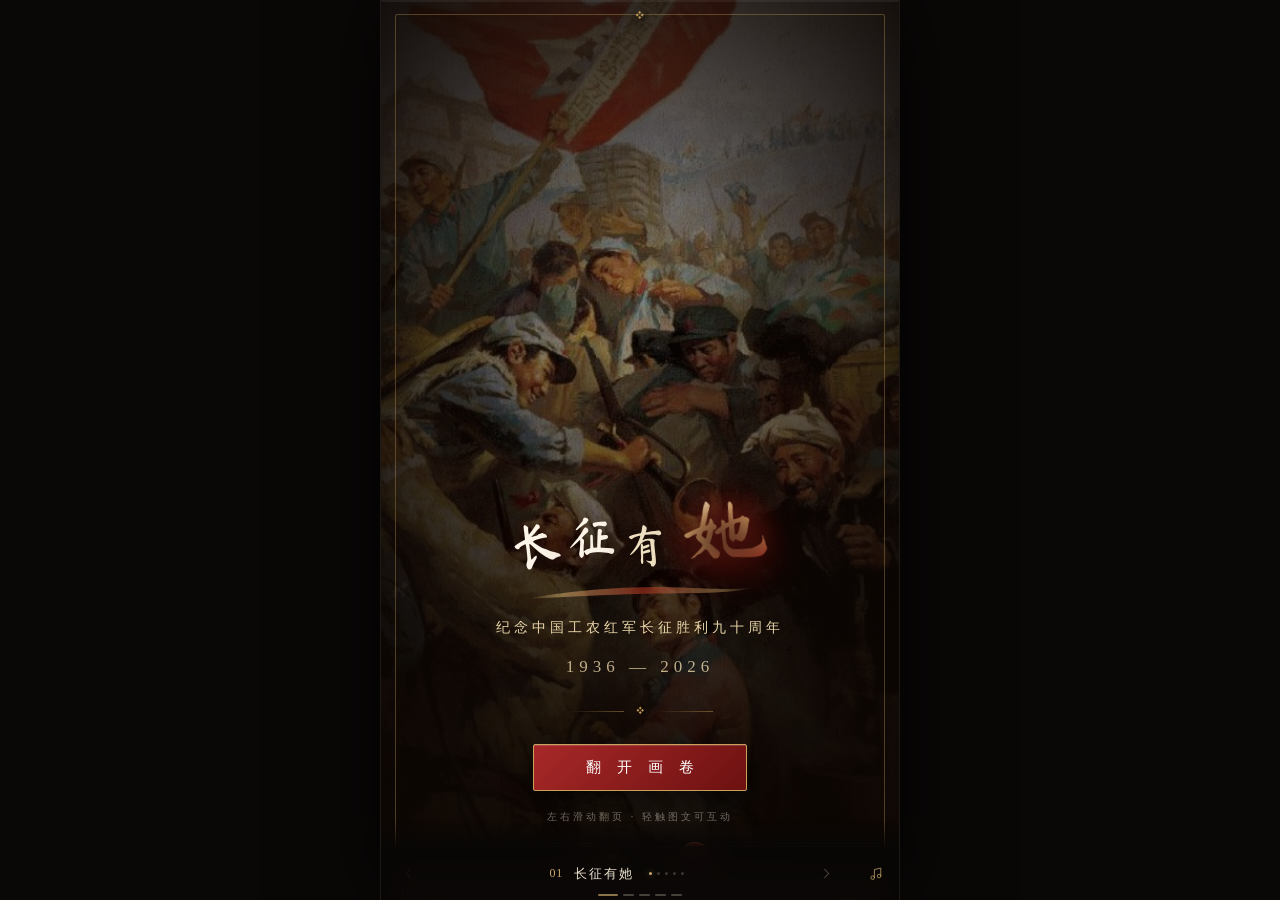
<file: index.html>
<!DOCTYPE html>
<html lang="zh-CN">
<head>
<meta charset="utf-8">
<meta name="viewport" content="width=device-width,initial-scale=1,viewport-fit=cover">
<meta name="theme-color" content="#0a0807">
<link rel="icon" href="data:image/svg+xml,%3Csvg xmlns='http://www.w3.org/2000/svg' viewBox='0 0 32 32'%3E%3Crect width='32' height='32' fill='%230a0807'/%3E%3Cpath d='M16 6l2.6 6.2 6.7.5-5.1 4.4 1.6 6.6L16 20.4l-5.4 3.3 1.6-6.6-5.1-4.4 6.7-.5z' fill='%23c9a86a'/%3E%3C/svg%3E">
<title>她们的长征 · 纪念中国工农红军长征胜利九十周年</title>
<style>
  :root{
    --bg:#0a0807;
    --paper:#e9dfcd;
    --dim:rgba(233,223,205,.62);
    --dim2:rgba(233,223,205,.34);
    --gold:#c9a86a;
    --gold-l:#e6cf9d;
    --red:#b3352a;
    --line:rgba(233,223,205,.13);
    --serif:"Songti SC","STSong","Noto Serif SC","Source Han Serif SC","SimSun",serif;
    --sans:"PingFang SC","Hiragino Sans GB","Microsoft YaHei",sans-serif;
    --bar:54px;
  }
  *{box-sizing:border-box;-webkit-tap-highlight-color:transparent;}
  html,body{margin:0;padding:0;background:var(--bg);}
  body{
    font-family:var(--serif);color:var(--paper);
    overflow:hidden;height:100vh;height:100dvh;
    -webkit-font-smoothing:antialiased;
  }
  button{font-family:inherit;color:inherit;background:none;border:none;cursor:pointer;padding:0;}

  /* ================= 外壳 ================= */
  #app{
    position:fixed;inset:0;display:flex;flex-direction:column;
    background:var(--bg);
  }
  @media (min-width:640px){
    #app{
      max-width:520px;margin:0 auto;
      border-left:1px solid rgba(233,223,205,.08);
      border-right:1px solid rgba(233,223,205,.08);
      box-shadow:0 0 80px rgba(0,0,0,.9);
    }
  }

  /* 章节舞台 */
  #stage{position:relative;flex:1;overflow:hidden;background:var(--bg);}
  #stage iframe{
    position:absolute;inset:0;width:100%;height:100%;border:0;
    background:var(--bg);opacity:0;pointer-events:none;
    transition:opacity .62s ease;
  }
  #stage iframe.on{opacity:1;pointer-events:auto;}

  /* ================= 底部：继续前行（点击） ================= */
  #nextHint{
    position:absolute;right:13px;bottom:calc(70px + env(safe-area-inset-bottom,0px));
    z-index:62;width:38px;height:38px;border-radius:50%;
    display:flex;align-items:center;justify-content:center;
    background:rgba(10,8,7,.72);border:1px solid rgba(201,168,106,.28);
    color:rgba(233,223,205,.6);
    -webkit-backdrop-filter:blur(8px);backdrop-filter:blur(8px);
    opacity:0;pointer-events:none;
    transition:opacity .5s ease,transform .5s cubic-bezier(.22,.8,.25,1),color .3s,border-color .3s;
  }
  #nextHint.on{opacity:.92;pointer-events:auto;}
  #nextHint:active{color:var(--gold-l);border-color:rgba(201,168,106,.7);}
  #nextHint svg{width:15px;height:15px;animation:nudge 2.4s ease-in-out infinite;}
  @keyframes nudge{0%,100%{transform:translateY(-1px)}50%{transform:translateY(3px)}}
  #bar.on ~ #nextHint{opacity:0;pointer-events:none;}

  /* ================= 底部章节条（默认收起） ================= */
  #bar{
    position:absolute;left:0;right:0;bottom:0;z-index:61;
    height:var(--bar);height:calc(var(--bar) + env(safe-area-inset-bottom,0px));
    padding-bottom:env(safe-area-inset-bottom,0px);
    display:flex;align-items:center;
    background:rgba(9,7,6,.94);
    border-top:1px solid var(--line);
    backdrop-filter:blur(14px);-webkit-backdrop-filter:blur(14px);
    transform:translateY(110%);
    transition:transform .5s cubic-bezier(.22,.8,.25,1);
  }
  #bar.on{transform:none;}
  #bar::before{
    content:"";position:absolute;left:0;right:0;top:-26px;height:26px;
    background:linear-gradient(to bottom,transparent,rgba(9,7,6,.9));
    pointer-events:none;
  }

  /* 最底部：极淡的章节刻度，即是唯一常驻的导航入口 */
  #handle{
    position:absolute;left:0;right:0;bottom:0;
    height:calc(12px + env(safe-area-inset-bottom,0px));
    padding-bottom:calc(4px + env(safe-area-inset-bottom,0px));
    z-index:63;
    display:flex;align-items:flex-end;justify-content:center;gap:5px;
    opacity:0;transition:opacity .45s;
  }
  #handle.on{opacity:.9;}
  #handle i{
    display:block;width:11px;height:2px;border-radius:1px;
    background:rgba(233,223,205,.3);transition:.4s;
  }
  #handle i.on{width:20px;background:rgba(201,168,106,.75);}
  #handle:active i{background:rgba(233,223,205,.5);}

  .nav-btn{
    width:54px;height:100%;display:flex;align-items:center;justify-content:center;
    color:rgba(233,223,205,.4);transition:.3s;flex:0 0 auto;
  }
  .nav-btn:active{color:var(--gold);}
  .nav-btn[disabled]{opacity:.18;pointer-events:none;}
  .nav-btn svg{width:15px;height:15px;}

  #chapBtn{
    flex:1;height:100%;display:flex;align-items:center;justify-content:center;gap:11px;
    min-width:0;
  }
  #chapBtn .no{
    font-family:Georgia,serif;font-size:12px;color:var(--gold);
    letter-spacing:.06em;flex:0 0 auto;
  }
  #chapBtn .nm{
    font-size:13px;letter-spacing:.16em;color:var(--paper);
    white-space:nowrap;overflow:hidden;text-overflow:ellipsis;
  }
  #chapBtn .dots{display:flex;gap:5px;align-items:center;margin-left:4px;flex:0 0 auto;}
  #chapBtn .dots i{
    width:3px;height:3px;border-radius:50%;background:rgba(233,223,205,.22);
    transition:.3s;
  }
  #chapBtn .dots i.on{background:var(--gold);box-shadow:0 0 6px rgba(201,168,106,.7);}

  /* ================= 音乐按钮 ================= */
  #mute{
    width:46px;height:100%;flex:0 0 auto;
    display:flex;align-items:center;justify-content:center;
    color:rgba(201,168,106,.75);position:relative;
    transition:color .3s;
  }
  #mute:active{color:var(--gold-l);}
  #mute svg{width:17px;height:17px;}
  #mute.playing{color:rgba(201,168,106,.95);}

  /* ================= 目录 ================= */
  #menu{
    position:absolute;inset:0;z-index:69;
    display:flex;align-items:flex-end;
    background:rgba(4,3,3,.6);backdrop-filter:blur(3px);
    opacity:0;pointer-events:none;transition:opacity .34s;
  }
  #menu.on{opacity:1;pointer-events:auto;}
  #menu .sheet{
    width:100%;background:#0d0a08;
    border-top:1px solid rgba(201,168,106,.28);
    padding:24px 22px calc(28px + env(safe-area-inset-bottom,0px));
    transform:translateY(18px);transition:transform .38s cubic-bezier(.22,.8,.25,1);
  }
  #menu.on .sheet{transform:none;}
  #menu .m-title{
    font-family:var(--sans);font-size:10px;letter-spacing:.3em;
    color:var(--dim2);margin-bottom:18px;
  }
  #menu .m-list{display:flex;flex-direction:column;}
  #menu .m-item{
    display:flex;align-items:baseline;gap:14px;
    padding:13px 2px;border-bottom:1px solid rgba(233,223,205,.07);
    text-align:left;transition:.28s;
  }
  #menu .m-item:last-child{border-bottom:none;}
  #menu .m-item .no{
    font-family:Georgia,serif;font-size:11px;color:rgba(201,168,106,.5);flex:0 0 22px;
  }
  #menu .m-item .nm{font-size:14px;letter-spacing:.14em;color:rgba(233,223,205,.72);}
  #menu .m-item .sb{
    margin-left:auto;font-family:var(--sans);font-size:9.5px;
    letter-spacing:.14em;color:rgba(233,223,205,.26);
  }
  #menu .m-item.cur{background:rgba(201,168,106,.07);padding-left:8px;border-radius:2px;}
  #menu .m-item.cur .no{color:var(--gold);}
  #menu .m-item.cur .nm{color:var(--gold-l);}
  #menu .m-item.cur .sb{color:rgba(233,223,205,.45);}
  #menu .m-item:active{background:rgba(201,168,106,.06);}

  @media (prefers-reduced-motion:reduce){
    *{animation-duration:.01ms !important;transition-duration:.01ms !important;}
  }
</style>
</head>
<body>
<div id="app">
  <div id="stage"><!-- iframe 由脚本注入 --></div>

  <div id="bar">
    <button class="nav-btn" id="prev" aria-label="上一章">
      <svg viewBox="0 0 24 24" fill="none" stroke="currentColor" stroke-width="1.5"><path d="M15 5L8.5 12 15 19" stroke-linecap="round" stroke-linejoin="round"/></svg>
    </button>
    <button id="chapBtn" aria-label="打开目录">
      <span class="no">01</span>
      <span class="nm">长征有她</span>
      <span class="dots"><i class="on"></i><i></i><i></i><i></i><i></i></span>
    </button>
    <button class="nav-btn" id="next" aria-label="下一章">
      <svg viewBox="0 0 24 24" fill="none" stroke="currentColor" stroke-width="1.5"><path d="M9 5l6.5 7L9 19" stroke-linecap="round" stroke-linejoin="round"/></svg>
    </button>
    <button id="mute" aria-label="背景音乐开关">
      <svg id="icoOn" viewBox="0 0 24 24" fill="none" stroke="currentColor" stroke-width="1.4">
        <path d="M9 17.6V6.4l9-2v11.2" stroke-linecap="round" stroke-linejoin="round"/>
        <circle cx="6.6" cy="17.9" r="2.5"/><circle cx="15.6" cy="15.6" r="2.5"/>
      </svg>
      <svg id="icoOff" viewBox="0 0 24 24" fill="none" stroke="currentColor" stroke-width="1.4" style="display:none">
        <path d="M9 17.6V6.4l9-2v11.2" stroke-linecap="round" stroke-linejoin="round"/>
        <circle cx="6.6" cy="17.9" r="2.5"/><circle cx="15.6" cy="15.6" r="2.5"/>
        <path d="M4.6 20L19.8 4.2" stroke-linecap="round"/>
      </svg>
    </button>
  </div>

  <button id="nextHint" aria-label="进入下一板块" title="继续前行">
    <svg viewBox="0 0 24 24" fill="none" stroke="currentColor" stroke-width="1.6"><path d="M6 9l6 6 6-6" stroke-linecap="round" stroke-linejoin="round"/></svg>
  </button>

  <div id="handle" role="button" tabindex="0" aria-label="展开章节导航">
    <i class="on"></i><i></i><i></i><i></i><i></i>
  </div>

  <div id="menu">
    <div class="sheet">
      <div class="m-title">全篇目录 · 共五章</div>
      <div class="m-list" id="mList"></div>
    </div>
  </div>
</div>

<audio id="bgm" src="audio/bgm.mp3" preload="auto" loop></audio>

<script>
(function () {
  "use strict";

  /* ============ 章节配置 ============ */
  var CH = [
    { no: "01", name: "长征有她",   sub: "序",                 file: "chapters/01-intro/index.html",   vol: 0.42 },
    { no: "02", name: "战士画像",   sub: "一支年轻的队伍",      file: "chapters/02-portrait/index.html", vol: 0.42 },
    { no: "03", name: "六位女红军", sub: "一件物件 · 一个人",   file: "chapters/03-six/index.html",      vol: 0.26 },
    { no: "04", name: "她接力",     sub: "一代人有一代人的长征", file: "chapters/04-relay/index.html",    vol: 0.40 },
    { no: "05", name: "影像与结语", sub: "从山道到远方",        file: "chapters/05-ending/index.html",   vol: 0.08 }
  ];

  var stage   = document.getElementById("stage");
  var bar     = document.getElementById("bar");
  var chapBtn = document.getElementById("chapBtn");
  var prevBtn = document.getElementById("prev");
  var nextBtn = document.getElementById("next");
  var muteBtn = document.getElementById("mute");
  var icoOn   = document.getElementById("icoOn");
  var icoOff  = document.getElementById("icoOff");
  var menu    = document.getElementById("menu");
  var mList   = document.getElementById("mList");
  var bgm     = document.getElementById("bgm");
  var handle  = document.getElementById("handle");
  var nextHint = document.getElementById("nextHint");

  var frames = [];
  var cur = -1;
  var lastGo = 0;

  /* ============ 生成 iframe ============ */
  CH.forEach(function (ch, i) {
    var f = document.createElement("iframe");
    f.setAttribute("title", ch.name);
    f.setAttribute("allow", "autoplay; fullscreen");
    f.setAttribute("scrolling", "yes");
    stage.appendChild(f);
    frames.push(f);
    f.addEventListener("load", function () {
      f.dataset.loaded = "1";
      if (i === cur) f.classList.add("on");
    });
  });

  /* ============ 目录 ============ */
  CH.forEach(function (ch, i) {
    var b = document.createElement("button");
    b.className = "m-item";
    b.innerHTML = '<span class="no">' + ch.no + '</span>' +
                  '<span class="nm">' + ch.name + '</span>' +
                  '<span class="sb">' + ch.sub + '</span>';
    b.addEventListener("click", function () {
      menu.classList.remove("on");
      setTimeout(function () { go(i); }, 160);
    });
    mList.appendChild(b);
  });
  var mItems = mList.querySelectorAll(".m-item");

  menu.addEventListener("click", function (e) {
    if (e.target === menu) menu.classList.remove("on");
  });
  chapBtn.addEventListener("click", function () { menu.classList.toggle("on"); });

  /* ============ 音乐 ============ */
  var audioOn = true;
  var audioStarted = false;
  var ducked = false;             // 章内特殊音效占用（如《国际歌》）
  var targetVol = CH[0].vol;
  var fadeTimer = null;

  function fadeTo(v, ms, done) {
    if (fadeTimer) { clearInterval(fadeTimer); fadeTimer = null; }
    var from = bgm.volume, t0 = Date.now();
    ms = Math.max(1, ms);
    fadeTimer = setInterval(function () {
      var k = Math.min(1, (Date.now() - t0) / ms);
      bgm.volume = Math.max(0, Math.min(1, from + (v - from) * k));
      if (k >= 1) {
        clearInterval(fadeTimer); fadeTimer = null;
        if (done) done();
      }
    }, 40);
  }

  function syncAudio() {
    if (!audioOn || !audioStarted || ducked) return;
    if (bgm.paused) {
      bgm.volume = 0;
      var p = bgm.play();
      if (p && p.then) {
        p.then(function () {
          muteBtn.classList.add("playing");
          fadeTo(targetVol, 1800);
        }).catch(function () { muteBtn.classList.remove("playing"); });
      } else {
        muteBtn.classList.add("playing");
        fadeTo(targetVol, 1800);
      }
    } else {
      fadeTo(targetVol, 1200);
    }
  }

  function startAudio() {
    if (audioStarted || !audioOn) return;
    audioStarted = true;
    syncAudio();
  }

  function duck() {                  // 背景音乐暂时停止
    ducked = true;
    if (bgm.paused) { muteBtn.classList.remove("playing"); return; }
    fadeTo(0, 650, function () {
      try { bgm.pause(); } catch (e) {}
      muteBtn.classList.remove("playing");
    });
  }

  function unduck() {                // 进入下一个页面后自动恢复
    ducked = false;
    syncAudio();
  }

  muteBtn.addEventListener("click", function () {
    audioOn = !audioOn;
    if (audioOn) {
      icoOn.style.display = "";
      icoOff.style.display = "none";
      if (!audioStarted) { audioStarted = true; }
      ducked = false;
      syncAudio();
    } else {
      icoOn.style.display = "none";
      icoOff.style.display = "";
      muteBtn.classList.remove("playing");
      if (fadeTimer) { clearInterval(fadeTimer); fadeTimer = null; }
      bgm.pause();
    }
  });

  /* ============ 底部条 ============ */
  var barTimer = null;
  function showBar(stay) {
    bar.classList.add("on");
    handle.classList.remove("on");
    if (barTimer) clearTimeout(barTimer);
    if (!stay) barTimer = setTimeout(hideBar, 4200);
  }
  function hideBar() {
    bar.classList.remove("on");
    handle.classList.add("on");
    if (barTimer) { clearTimeout(barTimer); barTimer = null; }
  }
  handle.addEventListener("click", function () { showBar(); });
  handle.addEventListener("keydown", function (e) {
    if (e.key === "Enter" || e.key === " ") { e.preventDefault(); showBar(); }
  });
  ["touchstart", "mousedown"].forEach(function (ev) {
    bar.addEventListener(ev, function () {
      if (barTimer) clearTimeout(barTimer);
      barTimer = setTimeout(hideBar, 6000);
    }, { passive: true });
  });

  function updateUI() {
    var ch = CH[cur];
    chapBtn.querySelector(".no").textContent = ch.no;
    chapBtn.querySelector(".nm").textContent = ch.name;

    var dots = chapBtn.querySelectorAll(".dots i");
    for (var k = 0; k < dots.length; k++) dots[k].classList.toggle("on", k === cur);
    for (var m = 0; m < mItems.length; m++) mItems[m].classList.toggle("cur", m === cur);

    var hs = handle.querySelectorAll("i");
    for (var j = 0; j < hs.length; j++) hs[j].classList.toggle("on", j === cur);

    prevBtn.disabled = cur <= 0;
    nextBtn.disabled = cur >= CH.length - 1;
    if (cur >= CH.length - 1) nextHint.classList.remove("on");
  }

  /* ============ 切章 ============ */
  function postTo(i, type) {
    if (i < 0 || !frames[i]) return;
    try { frames[i].contentWindow.postMessage({ type: type }, "*"); } catch (e) {}
  }

  function go(idx) {
    if (idx < 0 || idx >= CH.length) return;
    if (idx === cur) return;

    var old = cur;
    var f = frames[idx];
    var first = !f.dataset.loaded;

    if (old >= 0) {
      frames[old].classList.remove("on");
      postTo(old, "leave");
    }
    f.classList.add("on");
    if (first) f.src = CH[idx].file;

    cur = idx;
    lastGo = Date.now();
    updateUI();
    showBar();
    nextHint.classList.remove("on");

    targetVol = CH[idx].vol;
    if (ducked) unduck(); else syncAudio();

    postTo(idx, "enter");
    /* 每次进入板块都回到该板块第一页，避免“从中间接着看”的混乱 */
    postTo(idx, "reset");
    setTimeout(function () { if (cur === idx) postTo(idx, "reset"); }, 320);
  }

  /* ============ 从头再走一遍 ============ */
  function restartAll() {
    for (var i = 0; i < frames.length; i++) postTo(i, "reset");
    if (ducked) unduck();
    nextHint.classList.remove("on");
    if (cur !== 0) {
      go(0);
    } else {
      postTo(0, "reset");
      showBar();
    }
  }

  prevBtn.addEventListener("click", function () { go(cur - 1); });
  nextBtn.addEventListener("click", function () { go(cur + 1); });
  nextHint.addEventListener("click", function () { go(cur + 1); });

  /* ============ 章内消息 ============ */
  window.addEventListener("message", function (e) {
    var d = e.data;
    if (!d || !d.type) return;
    /* 只接受当前板块的消息，避免切章瞬间的串扰 */
    if (frames[cur] && e.source && e.source !== frames[cur].contentWindow) return;
    switch (d.type) {
      case "gesture":      startAudio(); break;
      case "next":
      case "chapter-next":
        if (Date.now() - lastGo > 1000) go(cur + 1);
        break;
      case "prev":
        if (Date.now() - lastGo > 1000) go(cur - 1);
        break;
      case "restart":
        if (Date.now() - lastGo > 800) restartAll();
        break;
      case "bgm-pause":    duck(); break;
      case "bgm-resume":   unduck(); break;
      case "at-end":
        if (cur < CH.length - 1) nextHint.classList.add("on");
        break;
      case "at-mid":
        nextHint.classList.remove("on");
        break;
    }
  });

  /* 首次交互起播 */
  document.addEventListener("pointerdown", function (e) {
    if (muteBtn.contains(e.target)) return;
    startAudio();
  }, true);

  /* 键盘（桌面） */
  document.addEventListener("keydown", function (e) {
    if (menu.classList.contains("on")) return;
    if (e.key === "ArrowRight") go(cur + 1);
    if (e.key === "ArrowLeft") go(cur - 1);
  });

  /* ============ 启动：直接进入第一板块 ============ */
  cur = -1;
  go(0);
  handle.classList.add("on");
  if (barTimer) clearTimeout(barTimer);
  barTimer = setTimeout(hideBar, 3600);
})();
</script>
</body>
</html>
</file>
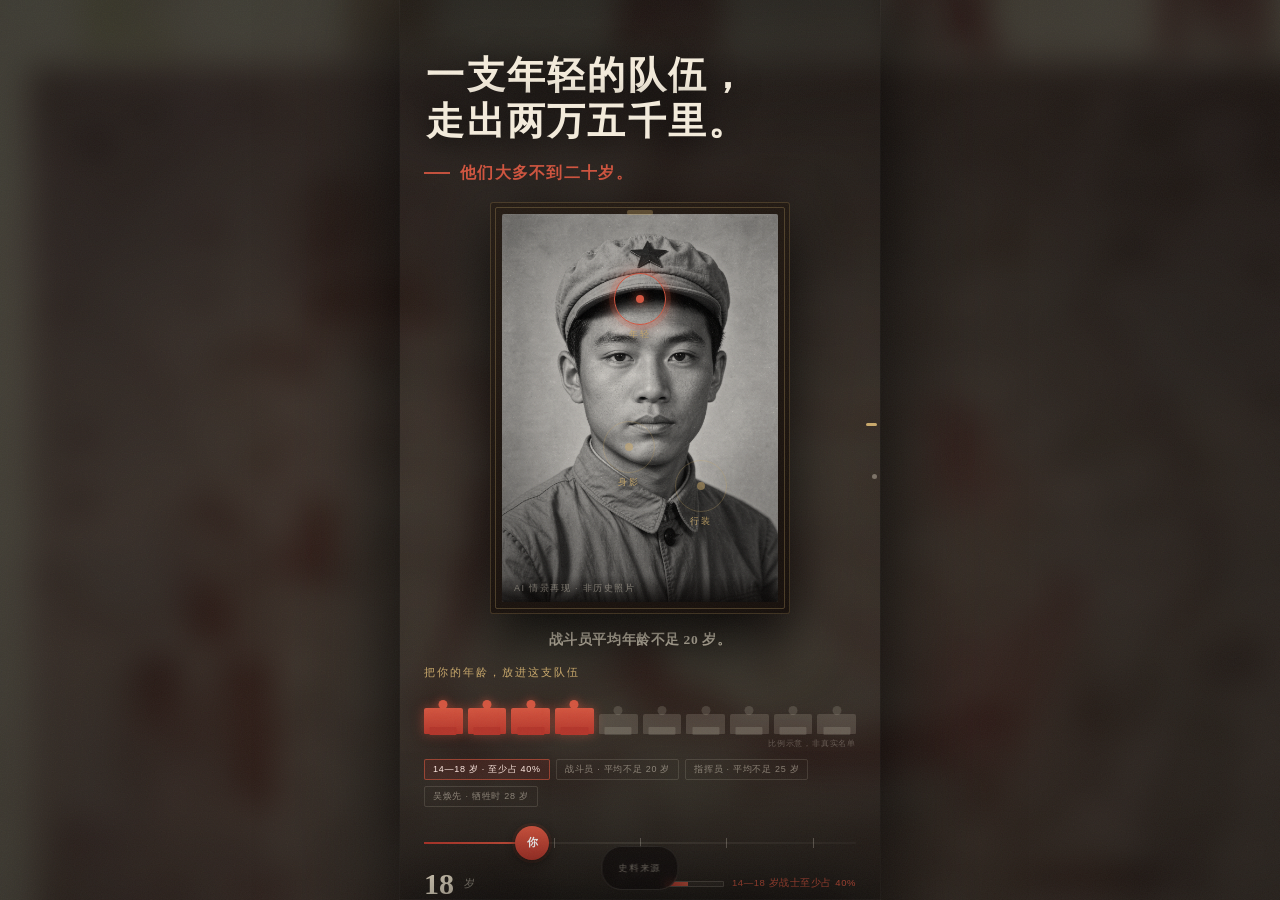
<file: chapters/02-portrait/index.html>
<!DOCTYPE html>
<html lang="zh-CN">
<head>
<meta charset="utf-8">
<meta name="viewport" content="width=device-width,initial-scale=1,viewport-fit=cover,maximum-scale=1">
<meta name="theme-color" content="#0a0807">
<meta name="description" content="从一支年轻的队伍，到队伍里的她们。">
<title>战士画像｜她们的长征</title>
<link rel="preload" href="assets/ai-portrait.jpg" as="image">
<link rel="preload" href="assets/ai-women-group.jpg" as="image">
<link rel="stylesheet" href="styles.css">
</head>
<body>

<div class="grain" aria-hidden="true"></div>
<div class="progress"><i id="bar"></i></div>

<main class="deck" id="deck">

  <!-- 全局背景（跨屏连续，不随翻页重置） -->
  <div class="bg-fixed" aria-hidden="true"><img src="assets/bg-route.jpg" alt=""></div>

  <!-- ================= 第一屏 · 战士画像（他们） ================= -->
  <section class="page p1" id="s1" aria-labelledby="s1Title">
    <div class="dust"></div>

    <div class="stage">
      <div class="hero-top">
        <h1 class="rv" style="--d:.28s" id="s1Title">一支年轻的队伍，<em>走出两万五千里。</em></h1>
        <p class="hero-sub rv" style="--d:.44s">他们大多不到二十岁。</p>
      </div>

      <!-- 肖像（画框装裱） + 热区自动走位 -->
      <div class="portrait-band rv" style="--d:.32s">
        <div class="portrait-frame" id="portraitFrame">
          <figure class="portrait">
            <img id="portraitImg" src="assets/ai-portrait.jpg" width="1024" height="1443" decoding="async" alt="AI 生成的青年红军战士形象">
            <figcaption>AI 情景再现 · 非历史照片</figcaption>
            <div class="portrait-mask" aria-hidden="true"></div>

            <div class="hotzones" id="hotzones" role="group" aria-label="画像档案热区">
              <button class="hotzone hotzone--young" type="button" data-hot="young" aria-pressed="false" tabindex="-1">
                <span class="hotzone__ring"></span><span class="hotzone__mark"></span><span class="hotzone__label">年轻</span>
              </button>
              <button class="hotzone hotzone--figure" type="button" data-hot="figure" aria-pressed="false" tabindex="-1">
                <span class="hotzone__ring"></span><span class="hotzone__mark"></span><span class="hotzone__label">身影</span>
              </button>
              <button class="hotzone hotzone--gear" type="button" data-hot="gear" aria-pressed="false" tabindex="-1">
                <span class="hotzone__ring"></span><span class="hotzone__mark"></span><span class="hotzone__label">行装</span>
              </button>
            </div>
          </figure>
        </div>
        <p class="portrait-copy" id="portraitCopy" aria-live="polite">战斗员平均年龄不足 20 岁。</p>
      </div>

      <!-- 年龄行军尺 -->
      <div class="ageruler rv" style="--d:.55s">
        <p class="ageruler__tip">把你的年龄，放进这支队伍</p>

        <div class="ageruler__figures" aria-hidden="true">
          <span class="afig" data-i="0"></span><span class="afig" data-i="1"></span>
          <span class="afig" data-i="2"></span><span class="afig" data-i="3"></span>
          <span class="afig" data-i="4"></span><span class="afig" data-i="5"></span>
          <span class="afig" data-i="6"></span><span class="afig" data-i="7"></span>
          <span class="afig" data-i="8"></span><span class="afig" data-i="9"></span>
        </div>
        <p class="ageruler__note">比例示意，非真实名单</p>

        <div class="ageruler__anchors" id="anchors">
          <span class="anchor is-zone" data-lo="14" data-hi="18">14—18 岁 · 至少占 40%</span>
          <span class="anchor" data-at="20">战斗员 · 平均不足 20 岁</span>
          <span class="anchor" data-at="25">指挥员 · 平均不足 25 岁</span>
          <span class="anchor" data-at="28">吴焕先 · 牺牲时 28 岁</span>
        </div>

        <div class="ageruler__track" id="agerulerTrack">
          <div class="ageruler__fill" id="agerulerFill"></div>
          <span class="ageruler__tick" style="left:30%"></span>
          <span class="ageruler__tick" style="left:50%"></span>
          <span class="ageruler__tick" style="left:70%"></span>
          <span class="ageruler__tick" style="left:90%"></span>
          <input type="range" id="ageRange" min="14" max="30" value="18" step="1"
                 aria-label="年龄行军尺，把你的年龄放进这支队伍" aria-valuetext="18 岁">
          <span class="ageruler__thumb" id="ageThumb" aria-hidden="true"><span>你</span></span>
        </div>

        <div class="ageruler__readout">
          <span class="ageruler__age" id="ageNum">18</span><span class="ageruler__unit">岁</span>
          <span class="ageruler__ratio" id="ageRatio" hidden>
            <span class="ageruler__ratio-bar"><i id="ageRatioFill"></i></span>
            <span class="ageruler__ratio-txt" id="ageRatioTxt">14—18 岁战士至少占 40%</span>
          </span>
        </div>
      </div>

    </div>

    <!-- 向下引导（固定在第一屏底部，两屏交界处） -->
    <div class="scroll-hint rv" style="--d:.82s"><span></span>向下</div>
  </section>

  <!-- ================= 第二屏 · 擦开尘封（从他们到她们） ================= -->
  <section class="page p2" id="s2" aria-labelledby="s2Title">
    <div class="dust"></div>

    <div class="stage">
      <!-- 过渡句（第二屏开场） -->
      <div class="trans-up rv" id="transUp" style="--d:.05s">
        <p class="trans-line">这支队伍里，有一些身影，<em>似乎和你想的不太一样。</em></p>
      </div>

      <!-- 擦灰提示（画框上方，随擦灰进度淡出） -->
      <div class="wipe-hint" id="wipeHint">
        <span class="wipe-hint__hand" aria-hidden="true">👆</span>
        <span id="wipeHintText">擦开尘封</span>
      </div>

      <!-- 擦灰舞台：底图为女红军群像，灰尘蒙层盖住，擦灰揭晓 -->
      <div class="wipe-wrap">
        <div class="wipe-frame">
          <!-- 档案挂绳 -->
          <span class="frame-hook" aria-hidden="true"></span>
          <!-- 四角金色包角 -->
          <i class="corner corner--tl" aria-hidden="true"></i>
          <i class="corner corner--tr" aria-hidden="true"></i>
          <i class="corner corner--bl" aria-hidden="true"></i>
          <i class="corner corner--br" aria-hidden="true"></i>

          <div class="wipe-stage" id="wipeStage">
            <img class="wipe-base" id="wipeBase" src="assets/ai-women-group.jpg" alt="AI 生成的女红军战士群像" aria-hidden="true">
            <div class="wipe-base-veil" aria-hidden="true"></div>
            <canvas id="wipeCanvas" aria-label="擦开尘封，看这支队伍里的她们"></canvas>
            <!-- 擦除光晕 -->
            <div class="wipe-glow" aria-hidden="true"></div>
          </div>

          <!-- 擦除进度环 -->
          <div class="wipe-progress" aria-hidden="true">
            <svg viewBox="0 0 44 44">
              <circle class="wp-bg" cx="22" cy="22" r="18"></circle>
              <circle class="wp-fg" id="wipeProgressRing" cx="22" cy="22" r="18"></circle>
            </svg>
            <span class="wp-pct" id="wipePct">0</span>
          </div>
        </div>

        <!-- 擦灰过程文案（画框下方，擦一会儿才浮现） -->
        <p class="wipe-caption" id="wipeCaption" aria-live="polite"></p>

        <!-- 重新擦按钮（擦到接近完成时出现） -->
        <button class="wipe-reset" id="wipeReset" type="button" aria-label="重新擦一遍">重新擦一遍</button>
      </div>

      <!-- 队伍剪影行进带（底部氛围，与第一屏呼应） -->
      <div class="march-line" aria-hidden="true">
        <span></span><span></span><span></span><span></span><span></span>
        <span></span><span></span><span></span><span></span><span></span>
      </div>

      <!-- CTA（文字下方，下滑到位置才弹出） -->
      <div class="handoff" id="handoff">
        <div class="wipe-cta" id="wipeCta" aria-hidden="true">
          <a class="cta" id="nextBtn" href="#">走进她们的故事 <span>→</span></a>
          <p class="handoff__note">继续 · 六件物件</p>
        </div>
      </div>
    </div>
  </section>

</main>

<nav class="dots" id="dotNav" aria-label="章节导航"></nav>

<!-- 史料来源入口（底部） -->
<button class="src-entry" id="srcEntry" type="button" aria-label="查看史料来源">史料来源</button>

<!-- 来源弹层（深色轻量） -->
<div class="ov" id="ov" role="dialog" aria-modal="true" aria-labelledby="ovTitle" aria-hidden="true">
  <button class="ov-close" id="ovClose" aria-label="关闭">×</button>
  <div class="ov-in">
    <p class="ov-k">史料口径</p>
    <h3 class="ov-title" id="ovTitle">本页史料口径与来源</h3>
    <div class="ov-body" id="ovBody"></div>
  </div>
</div>

<script src="script.js"></script>
<script>
/* ===== 板块串联桥（自动注入）：滑到底 → 下一板块；到顶继续上滑 → 上一板块；重置回本篇第一页 ===== */
(function () {
  "use strict";
  var framed = false;
  try { framed = window.self !== window.top; } catch (e) { framed = false; }

  function post(t) { if (!framed) return; try { parent.postMessage({ type: t }, "*"); } catch (e) {} }

  /* ---- 首次交互：通知外壳起播背景音乐 ---- */
  var gested = false;
  function gest() { if (gested) return; gested = true; post("gesture"); }
  document.addEventListener("touchstart", gest, { passive: true });
  document.addEventListener("pointerdown", gest, { passive: true });

  /* ---- 滚动容器判定 ---- */
  function scrollable(el) {
    if (!el) return false;
    var cs = getComputedStyle(el);
    var ox = /(auto|scroll)/.test(cs.overflowX), oy = /(auto|scroll)/.test(cs.overflowY);
    return (ox && el.scrollWidth > el.clientWidth + 4) || (oy && el.scrollHeight > el.clientHeight + 4);
  }
  function primary() {
    var c = document.getElementById("book");
    var d = document.getElementById("deck");
    if (scrollable(c)) return c;
    if (scrollable(d)) return d;
    return document.scrollingElement || document.documentElement;
  }
  function isHoriz(el) {
    var cs = getComputedStyle(el);
    return /(auto|scroll)/.test(cs.overflowX) &&
           el.scrollWidth > el.clientWidth + 4 &&
           el.scrollHeight <= el.clientHeight + 4;
  }
  function maxOf(el) {
    if (isHoriz(el)) return { pos: el.scrollLeft, max: el.scrollWidth - el.clientWidth };
    return { pos: el.scrollTop, max: el.scrollHeight - el.clientHeight };
  }
  function ready() {
    return document.readyState !== "loading" &&
           document.body && document.body.scrollHeight > window.innerHeight * 0.6;
  }
  function moreToGo() {
    if (!ready()) return true;
    var list = [primary()];
    var extra = document.querySelectorAll(".stage, .page");
    for (var i = 0; i < extra.length; i++) {
      var s = extra[i], r = s.getBoundingClientRect();
      var onScreen = r.bottom > 20 && r.top < window.innerHeight - 20 &&
                     r.right > 20 && r.left < window.innerWidth - 20;
      if (onScreen && scrollable(s)) list.push(s);
    }
    for (var j = 0; j < list.length; j++) {
      var m = maxOf(list[j]);
      if (m.max > 6 && m.pos < m.max - 8) return true;
    }
    return false;
  }
  /* ---- 是否已经在本篇最前 ---- */
  function atStart() {
    if (!ready()) return false;
    var p = primary(), m = maxOf(p);
    if (m.max <= 6) return window.scrollY <= 6;
    return m.pos <= 8;
  }

  /* ---- 状态上报 ---- */
  var atEnd = null;
  function pushState() {
    var v = !moreToGo();
    if (v !== atEnd) { atEnd = v; post(v ? "at-end" : "at-mid"); }
  }
  var throttle = false;
  function onScroll() {
    if (throttle) return;
    throttle = true;
    requestAnimationFrame(function () { pushState(); throttle = false; });
  }
  window.addEventListener("scroll", onScroll, { passive: true });
  document.addEventListener("scroll", onScroll, { passive: true, capture: true });
  window.addEventListener("resize", onScroll);

  /* ---- 触发下一 / 上一板块（带冷却） ---- */
  var lastFire = 0, lastPrev = 0, born = Date.now();
  function fire() {
    if (moreToGo()) return;
    var now = Date.now();
    if (now - born < 900) return;
    if (now - lastFire < 1400) return;
    lastFire = now;
    post("next");
  }
  function firePrev() {
    if (!atStart()) return;
    var now = Date.now();
    if (now - born < 900) return;
    if (now - lastPrev < 1400) return;
    lastPrev = now;
    post("prev");
  }

  /* ---- 鼠标滚轮：向下到底 → 下一板块；在顶端向上 → 上一板块 ---- */
  var acc = 0, accT = 0, upAcc = 0, upT = 0;
  document.addEventListener("wheel", function (e) {
    var now = Date.now();
    if (atStart()) {
      var u = Math.max(0, -e.deltaY) + (e.deltaX < 0 ? -e.deltaX : 0);
      if (u > 0) {
        if (now - upT > 700) upAcc = 0;
        upT = now; upAcc += u;
        if (upAcc > 150) { upAcc = 0; firePrev(); }
        return;
      }
    }
    if (moreToGo()) { acc = 0; return; }
    var d = Math.max(0, e.deltaY) + (e.deltaX > 0 ? e.deltaX : 0);
    if (d <= 0) return;
    if (now - accT > 700) acc = 0;
    accT = now; acc += d;
    if (acc > 140) { acc = 0; fire(); }
  }, { passive: true });

  /* ---- 触摸：向上滑到底 → 下一板块；到顶继续下拉 → 上一板块 ---- */
  var sx = 0, sy = 0, tracking = false, startTop = false;
  document.addEventListener("touchstart", function (e) {
    if (e.touches.length !== 1) return;
    tracking = true; sx = e.touches[0].clientX; sy = e.touches[0].clientY;
    startTop = atStart();
  }, { passive: true });
  document.addEventListener("touchend", function (e) {
    if (!tracking) return;
    tracking = false;
    var t = e.changedTouches && e.changedTouches[0];
    if (!t) return;
    var dx = sx - t.clientX, dy = sy - t.clientY;
    if (startTop && atStart() && dy < -70 && Math.abs(dy) > Math.abs(dx)) {
      firePrev();
      return;
    }
    var far = isHoriz(primary()) ? (dx > 60 && dx > Math.abs(dy)) : (dy > 80 && dy > Math.abs(dx));
    if (!far) return;
    setTimeout(fire, 60);
  }, { passive: true });

  /* ---- 键盘 ---- */
  document.addEventListener("keydown", function (e) {
    if (e.key === "ArrowDown" || e.key === "PageDown") { if (!moreToGo()) fire(); }
    if (e.key === "ArrowUp" || e.key === "PageUp") { if (atStart()) firePrev(); }
    if (e.key === "ArrowLeft" && isHoriz(primary()) && !moreToGo()) fire();
  });

  /* ---- 回到本篇第一页 ---- */
  function resetAll() {
    if (typeof window.__onReset === "function") {
      try { window.__onReset(); } catch (e) {}
    }
    try { window.scrollTo(0, 0); } catch (e) {}
    var bk = document.getElementById("book"), dk = document.getElementById("deck");
    [bk, dk].forEach(function (el) {
      if (!el) return;
      try { el.scrollTo({ top: 0, left: 0, behavior: "instant" }); }
      catch (err) { el.scrollTop = 0; el.scrollLeft = 0; }
    });
    var all = document.querySelectorAll("section, .stage, .page, .book, main, div");
    for (var i = 0; i < all.length; i++) {
      var el = all[i];
      if (el.scrollTop) el.scrollTop = 0;
      if (el.scrollLeft) el.scrollLeft = 0;
    }
    try { window.dispatchEvent(new Event("scroll")); } catch (e) {}
    atEnd = null;
    setTimeout(pushState, 120);
  }

  /* ---- 外壳指令 ---- */
  window.addEventListener("message", function (e) {
    var d = e.data;
    if (!d || !d.type) return;
    if (d.type === "leave") {
      if (typeof window.__onLeave === "function") window.__onLeave();
    } else if (d.type === "reset" || d.type === "enter" || d.type === "restart") {
      resetAll();
    }
  });

  /* ---- 载入即回到开头，避免上一板块的滚动惯性带进来 ---- */
  window.addEventListener("load", function () {
    resetAll();
  });

  [700, 1500, 2600, 4200].forEach(function (t) { setTimeout(pushState, t); });

  /* 版式变化（图片加载完、字体回流）后重新判定 */
  if (window.ResizeObserver) {
    try {
      var ro = new ResizeObserver(function () { onScroll(); });
      ro.observe(document.documentElement);
      if (document.body) ro.observe(document.body);
    } catch (e) {}
  }
})();
</script>

</body>
</html>
</file>
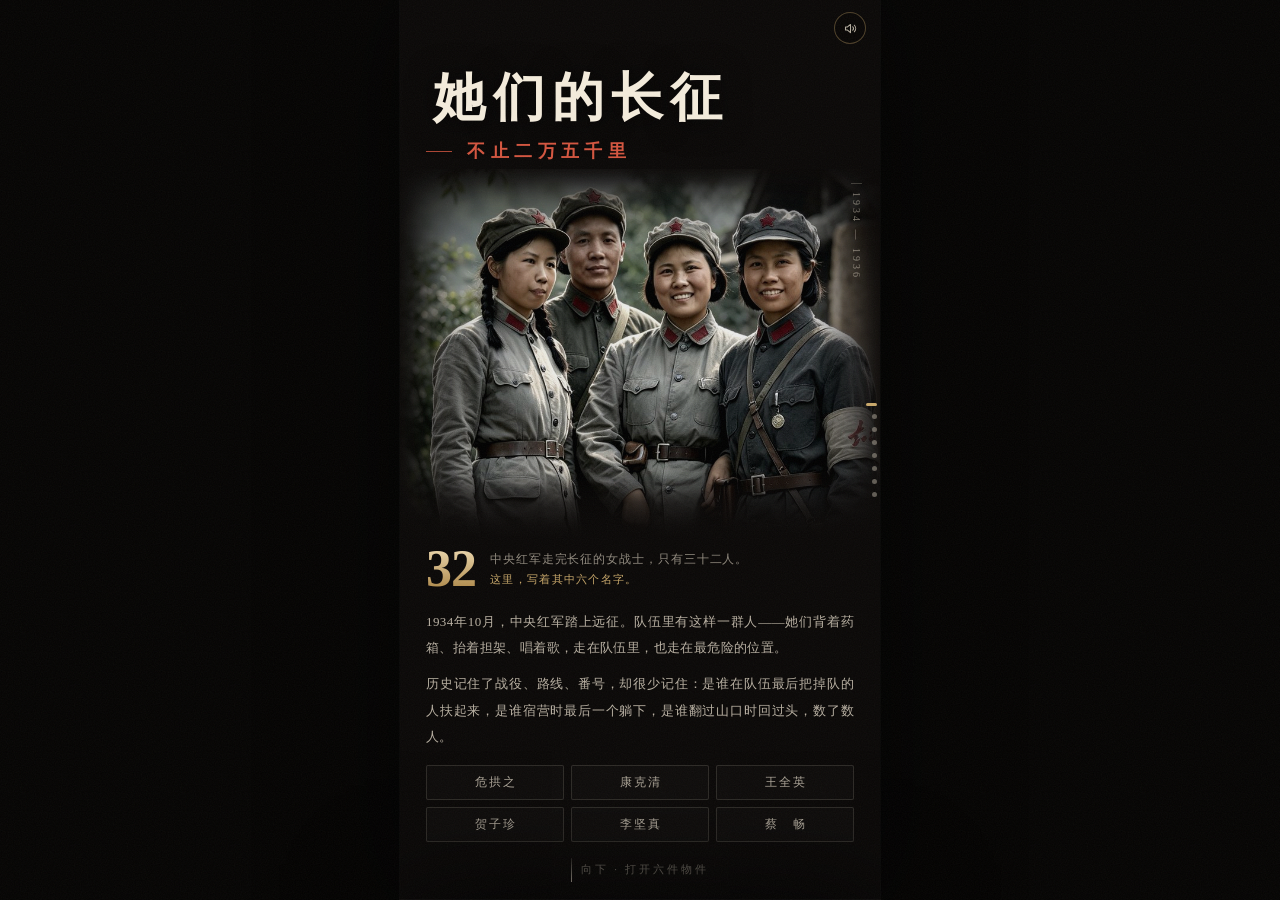
<file: chapters/03-six/index.html>
<!DOCTYPE html>
<html lang="zh-CN">
<head>
<meta charset="utf-8">
<meta name="viewport" content="width=device-width,initial-scale=1,viewport-fit=cover,maximum-scale=1">
<meta name="theme-color" content="#0a0807">
<title>她们的长征 · 不止二万五千里</title>
<style>
:root{
  --bg:#0a0807;
  --bg2:#120e0c;
  --paper:#e9dfcd;
  --dim:rgba(233,223,205,.60);
  --dim2:rgba(233,223,205,.38);
  --red:#b3352a;
  --red-l:#d4553f;
  --gold:#c9a86a;
  --line:rgba(233,223,205,.14);
  --serif:"Songti SC","STSong","Noto Serif SC","Source Han Serif SC","SimSun",serif;
  --sans:"PingFang SC","Hiragino Sans GB","Microsoft YaHei",sans-serif;
}
*{margin:0;padding:0;box-sizing:border-box;-webkit-tap-highlight-color:transparent}
html,body{height:100%}
body{
  background:#000;color:var(--paper);font-family:var(--serif);
  overflow:hidden;-webkit-font-smoothing:antialiased;
  text-rendering:optimizeLegibility;
  -webkit-user-select:none;user-select:none;-webkit-touch-callout:none;
}
button{font-family:inherit;color:inherit;background:none;border:0;cursor:pointer}
img{display:block;max-width:100%}

/* ------- 全局纹理 ------- */
.grain{
  position:fixed;inset:-10%;z-index:90;pointer-events:none;opacity:.05;
  background-image:url("data:image/svg+xml,%3Csvg xmlns='http://www.w3.org/2000/svg' width='160' height='160'%3E%3Cfilter id='n'%3E%3CfeTurbulence type='fractalNoise' baseFrequency='.85' numOctaves='3' stitchTiles='stitch'/%3E%3C/filter%3E%3Crect width='160' height='160' filter='url(%23n)'/%3E%3C/svg%3E");
  animation:grainmove 8s steps(6) infinite;
}
@keyframes grainmove{
  0%{transform:translate(0,0)}20%{transform:translate(-3%,2%)}40%{transform:translate(2%,-3%)}
  60%{transform:translate(-2%,-2%)}80%{transform:translate(3%,1%)}100%{transform:translate(0,0)}
}

/* 顶部进度 */
.progress{position:fixed;top:0;left:0;right:0;height:2px;z-index:70;pointer-events:none}
.progress i{display:block;height:100%;width:100%;transform:scaleX(0);transform-origin:0 50%;
  background:linear-gradient(90deg,var(--red),var(--gold));opacity:.85;transition:transform .18s linear}

/* ------- 翻页容器 ------- */
.deck{
  position:fixed;inset:0;overflow-y:auto;overflow-x:hidden;
  scroll-snap-type:y mandatory;-webkit-overflow-scrolling:touch;
  scrollbar-width:none;
}
.deck::-webkit-scrollbar{display:none}
.page{
  position:relative;width:100%;height:100vh;height:100dvh;
  scroll-snap-align:start;scroll-snap-stop:always;overflow:hidden;
  background:var(--bg);isolation:isolate;
}
.stage{position:relative;width:100%;max-width:480px;height:100%;margin:0 auto;z-index:3}

/* 尘埃 */
.dust{position:absolute;inset:0;overflow:hidden;pointer-events:none;z-index:2}
.dust i{
  position:absolute;width:var(--sz);height:var(--sz);border-radius:50%;
  background:rgba(233,205,150,.85);opacity:0;filter:blur(.3px);
  animation:float var(--dur) linear infinite;animation-delay:var(--dl);
}
@keyframes float{
  0%{opacity:0;transform:translate(0,20px)}
  12%{opacity:var(--op)}
  80%{opacity:var(--op)}
  100%{opacity:0;transform:translate(var(--dx),-90px)}
}

/* 通用逐次浮现 */
.rv{opacity:0;transform:translateY(16px);
  transition:opacity 1s cubic-bezier(.22,.8,.25,1),transform 1.1s cubic-bezier(.22,.8,.25,1);
  transition-delay:var(--d,0s)}
.page.in:not(.char) .rv{opacity:1;transform:none}
/* 人物页：文字必须等物件被点亮后才逐条浮现 */
.char .rv{opacity:0;transform:translateY(16px)}
.char.lit .rv{opacity:1;transform:none}
.char:not(.lit) .rv{transition-delay:0s !important}
/* 照片卡保留倾角，并跟随节奏浮现 */
.photo-card.rv{transform:rotate(2.6deg) translateY(18px);
  transition:transform 1s cubic-bezier(.22,.8,.25,1) var(--d,0s),opacity 1s ease var(--d,0s)}
.char.lit .photo-card.rv{transform:rotate(2.6deg)}
.photo-card.rv:active{transform:rotate(2.6deg) scale(.95)}
.fin-photo.rv{transform:rotate(-1.4deg) translateY(18px)}
.page.in .fin-photo.rv{transform:rotate(-1.4deg)}

.eyebrow{
  font-size:11.5px;letter-spacing:.42em;color:var(--gold);text-indent:.42em;
  display:flex;align-items:center;gap:12px;
}
.eyebrow::after{content:"";flex:1;height:1px;background:linear-gradient(90deg,rgba(201,168,106,.5),transparent)}

/* ========== P1 首页 ========== */
.hero{display:flex;flex-direction:column}
.hero .stage{display:flex;flex-direction:column}
.hero-top{flex:0 0 auto;padding:calc(env(safe-area-inset-top) + 54px) 26px 0;position:relative;z-index:4}
.hero h1{
  margin-top:16px;font-size:clamp(38px,11.4vw,52px);line-height:1.06;
  letter-spacing:.14em;font-weight:800;text-indent:.14em;
  color:#f4ecdc;text-shadow:0 2px 30px rgba(0,0,0,.9);
}
.hero h1 em{font-style:normal;display:block}
.hero-sub{
  margin-top:14px;font-size:clamp(15px,4.2vw,18px);letter-spacing:.3em;
  color:var(--red-l);text-indent:.3em;font-weight:600;
  display:flex;align-items:center;gap:10px;
}
.hero-sub::before{content:"";width:26px;height:1px;background:var(--red-l);opacity:.8;flex:0 0 auto}
.hero-band{position:relative;flex:1 1 auto;min-height:150px;overflow:hidden;margin-top:6px}
.hero-band img{position:absolute;inset:0;width:100%;height:100%;object-fit:cover;object-position:50% 4%;
  opacity:0;transform:scale(1.1);transition:opacity 2.4s ease .3s,transform 16s cubic-bezier(.2,.6,.3,1) .3s;
  filter:saturate(.85) contrast(1.02) brightness(.92);}
.page.in .hero-band img{opacity:1;transform:scale(1.02)}
.hero-band::after{content:"";position:absolute;inset:0;pointer-events:none;
  box-shadow:inset 0 0 60px 30px var(--bg),inset 0 0 24px 8px var(--bg)}
.hero-band .yr{
  position:absolute;right:18px;top:14px;z-index:3;
  font-size:10px;letter-spacing:.3em;color:rgba(233,223,205,.5);
  writing-mode:vertical-rl;padding:8px 0;border-top:1px solid rgba(233,223,205,.22);
}
.hero-foot{flex:0 0 auto;position:relative;z-index:5;padding:0 26px calc(18px + env(safe-area-inset-bottom));
  margin-top:-64px;
  background:linear-gradient(to bottom,rgba(10,8,7,0) 0,rgba(10,8,7,.62) 30px,rgba(10,8,7,.95) 74px,var(--bg) 118px);
  padding-top:74px;}
.hero-stat{display:flex;align-items:center;gap:14px;margin-bottom:16px}
.hero-stat b{
  font-size:52px;line-height:.9;font-weight:800;letter-spacing:-.02em;
  background:linear-gradient(180deg,#f0dcb4,#a8813f);-webkit-background-clip:text;background-clip:text;color:transparent;
  font-family:var(--serif);
}
.hero-stat p{font-size:11.5px;line-height:1.75;color:var(--dim);letter-spacing:.08em}
.hero-stat p em{font-style:normal;color:var(--gold);font-size:11px;letter-spacing:.12em}
.lede{
  font-size:13px;line-height:2.02;color:rgba(233,223,205,.78);
  letter-spacing:.03em;text-align:justify;margin-bottom:10px;
}
.lede b{color:#f2e6cf;font-weight:600}
.names{display:grid;grid-template-columns:repeat(3,1fr);gap:7px;margin-top:15px}
.names button{
  padding:9px 0;font-size:11.5px;letter-spacing:.14em;text-indent:.14em;
  color:rgba(233,223,205,.72);border:1px solid var(--line);
  background:rgba(255,255,255,.02);border-radius:2px;
  transition:.45s cubic-bezier(.22,.8,.25,1);position:relative;overflow:hidden;
}
.names button span{position:relative;z-index:2}
.names button::before{content:"";position:absolute;inset:0;background:linear-gradient(180deg,rgba(179,53,42,.4),rgba(179,53,42,.12));
  opacity:0;transition:.45s}
.names button:active{transform:scale(.97)}
.names button:active::before{opacity:1}
.scroll-hint{
  margin-top:16px;display:flex;align-items:center;justify-content:center;gap:9px;
  font-size:10.5px;letter-spacing:.28em;color:rgba(233,223,205,.42);
}
.scroll-hint span{
  width:1px;height:24px;background:linear-gradient(to bottom,rgba(233,223,205,.1),rgba(233,223,205,.7));
  position:relative;overflow:hidden;
}
.scroll-hint span::after{content:"";position:absolute;left:0;top:-100%;width:1px;height:100%;
  background:var(--gold);animation:down 2.4s ease-in-out infinite}
@keyframes down{0%{top:-100%}55%{top:100%}100%{top:100%}}

/* ========== 人物页 ========== */
.scene{position:absolute;top:0;left:0;right:0;height:54%;overflow:hidden;z-index:1}
.scene img{
  width:100%;height:100%;object-fit:cover;object-position:50% 16%;
  opacity:0;transform:scale(1.14);filter:blur(16px) saturate(.9);
  transition:opacity 1.8s ease,transform 9s cubic-bezier(.1,.7,.2,1),filter 1.8s ease;
}
.char.lit .scene img{opacity:1;transform:scale(1.02);filter:blur(0) saturate(1)}
.scene-veil{position:absolute;top:0;left:0;right:0;height:56%;z-index:2;pointer-events:none;
  background:linear-gradient(to bottom,
    rgba(10,8,7,.86) 0%, rgba(10,8,7,.5) 12%, rgba(10,8,7,.06) 30%,
    rgba(10,8,7,.10) 52%, rgba(10,8,7,.62) 72%, #0a0807 90%, #0a0807 100%);}
.char .stage{display:flex;flex-direction:column;overflow-y:auto;overflow-x:hidden}
.char .stage::-webkit-scrollbar{display:none}
.char .stage{scrollbar-width:none}
.char .stage>*{flex-shrink:0}

.cf-top{flex:1 1 auto;min-height:0;display:flex;flex-direction:column;justify-content:space-between;
  padding:calc(env(safe-area-inset-top) + 46px) 24px 0;position:relative;z-index:3}
.cf-step{font-size:10.5px;letter-spacing:.26em;color:var(--gold);opacity:.92;
  display:flex;align-items:center;gap:8px}
.cf-step::before{content:"";width:16px;height:1px;background:var(--gold);opacity:.7;flex:0 0 auto}
.cf-titlewrap{display:flex;align-items:flex-end;justify-content:space-between;gap:10px;padding-bottom:14px}
.cf-left{min-width:0}
.cf-name{
  font-size:clamp(30px,8.8vw,40px);line-height:1.1;letter-spacing:.09em;text-indent:.09em;
  font-weight:800;color:#f8f0e0;margin-top:7px;
  text-shadow:0 2px 12px rgba(0,0,0,.95),0 6px 34px rgba(0,0,0,.8);
}
.cf-life{margin-top:7px;font-size:10.5px;letter-spacing:.24em;color:rgba(233,223,205,.62);
  font-family:var(--sans);font-weight:300;text-shadow:0 1px 8px rgba(0,0,0,.9)}

/* 历史照片卡 */
.photo-card{
  flex:0 0 auto;width:84px;padding:5px 5px 18px;background:#efe6d3;
  box-shadow:0 14px 34px rgba(0,0,0,.75),0 2px 6px rgba(0,0,0,.5);
  transform:rotate(2.6deg);position:relative;transition:transform .5s cubic-bezier(.22,.8,.25,1);
  cursor:pointer;margin-bottom:6px;
}
.photo-card::before{content:"";position:absolute;top:-7px;left:50%;width:32px;height:13px;margin-left:-16px;
  background:rgba(230,220,196,.3);transform:rotate(-3deg);box-shadow:0 1px 3px rgba(0,0,0,.3)}
.photo-card img{width:100%;height:94px;object-fit:cover;filter:grayscale(.35) contrast(1.05) sepia(.12)}
.photo-card figcaption{position:absolute;left:0;right:0;bottom:4px;text-align:center;
  font-size:7.5px;letter-spacing:.14em;color:#6a5c46}
.photo-card:active{transform:rotate(2.6deg) scale(.95)}

/* 物件缩略徽记（缩小后落位） */
.obj-chip{
  display:inline-flex;align-items:center;gap:8px;margin-top:14px;
  padding:3px 12px 3px 3px;border-radius:20px;
  font-size:10px;letter-spacing:.16em;color:rgba(233,223,205,.72);
  background:rgba(10,8,7,.62);border:1px solid rgba(201,168,106,.22);
  -webkit-backdrop-filter:blur(6px);backdrop-filter:blur(6px);
  opacity:0;transform:translateX(-8px);
  transition:opacity .8s ease .8s,transform .9s cubic-bezier(.2,.9,.25,1) .8s;
  cursor:pointer;
}
.char.lit .obj-chip{opacity:1;transform:none}
.obj-chip .th{
  width:24px;height:24px;border-radius:50%;overflow:hidden;flex:0 0 auto;
  border:1px solid rgba(201,168,106,.55);background:#1a1512;
  box-shadow:0 0 0 3px rgba(10,8,7,.45),0 4px 12px rgba(0,0,0,.6);
}
.obj-chip .th img{width:100%;height:100%;object-fit:cover;object-position:50% 22%}
.obj-chip em{font-style:normal;color:rgba(201,168,106,.8);font-size:9px;letter-spacing:.14em}
.obj-chip:active{transform:scale(.96)}

/* 文字面板 */
.cf-panel{flex:0 0 auto;position:relative;z-index:3;
  background:linear-gradient(to bottom,rgba(10,8,7,0) 0,var(--bg) 26px);
  padding:30px 24px calc(18px + env(safe-area-inset-bottom));
  display:flex;flex-direction:column;min-height:0}
.cf-tag{
  font-size:12px;line-height:1.65;letter-spacing:.05em;color:var(--gold);
  padding-left:11px;border-left:2px solid rgba(179,53,42,.75);
}
.cf-body{margin-top:15px}
.cf-body p{
  font-size:14px;line-height:2.02;letter-spacing:.025em;color:rgba(233,223,205,.84);
  text-align:justify;margin-bottom:12px;
}
.cf-body p:last-child{margin-bottom:0}
.cf-body b{color:#f4e9d2;font-weight:700}
.cf-body .hl{color:#e8c98a}

.quote-bar{
  margin-top:auto;padding-top:18px;
  display:flex;align-items:center;gap:12px;width:100%;text-align:left;
  border-top:1px solid rgba(233,223,205,.12);
}
.quote-bar span{
  flex:1;font-size:14.5px;line-height:1.65;letter-spacing:.04em;color:#efe2c9;
  position:relative;padding-left:15px;
}
.quote-bar span::before{
  content:"\201C";position:absolute;left:0;top:-7px;font-size:26px;color:rgba(179,53,42,.85);line-height:1;
}
.quote-bar i{
  flex:0 0 auto;font-style:normal;font-size:10px;letter-spacing:.2em;
  color:var(--gold);border:1px solid rgba(201,168,106,.4);padding:5px 9px;border-radius:1px;
  opacity:.85;
}

/* ---- 物件舞台 ---- */
.obj-stage{position:absolute;inset:0;z-index:20;display:flex;align-items:center;justify-content:center;
  transition:pointer-events 0s 1.2s}
.obj-stage .veil{position:absolute;inset:0;transition:opacity 1.5s ease;
  background:radial-gradient(ellipse 70% 55% at 50% 42%,#1d1712 0%,#0e0b09 42%,#0a0807 72%)}
.char.lit .obj-stage .veil{opacity:0}
.char.lit .obj-stage{pointer-events:none}
.obj-inner{position:relative;z-index:2;width:100%;display:flex;flex-direction:column;align-items:center;
  gap:0;cursor:pointer;padding:0 30px}
.obj-num{position:absolute;left:50%;top:40%;transform:translate(-50%,-50%);z-index:1;
  font-size:30vh;line-height:1;font-weight:800;letter-spacing:-.02em;
  color:rgba(233,223,205,.03);pointer-events:none;user-select:none;font-family:var(--serif)}
.obj-cap{margin-top:26px;font-size:9.5px;letter-spacing:.3em;text-indent:.3em;
  color:rgba(201,168,106,.72);transition:opacity .4s}
.char.lit .obj-cap{opacity:0}
.halo{
  position:absolute;left:50%;top:44%;width:min(78vw,320px);height:min(78vw,320px);
  transform:translate(-50%,-50%);border-radius:50%;pointer-events:none;
  background:radial-gradient(circle,rgba(201,150,70,.22) 0%,rgba(201,150,70,.07) 42%,transparent 68%);
  animation:breathe 4.6s ease-in-out infinite;
}
@keyframes breathe{0%,100%{opacity:.6;transform:translate(-50%,-50%) scale(.92)}50%{opacity:1;transform:translate(-50%,-50%) scale(1.06)}}
.obj{
  max-height:50vh;max-width:76%;width:auto;object-fit:contain;
  filter:drop-shadow(0 24px 40px rgba(0,0,0,.85)) drop-shadow(0 0 26px rgba(201,150,70,.22));
  animation:bob 6s ease-in-out infinite;
  transition:transform .95s cubic-bezier(.25,.85,.3,1),opacity .55s ease .5s,filter .55s ease .35s;
  will-change:transform;
}
@keyframes bob{0%,100%{transform:translateY(0) rotate(-.4deg)}50%{transform:translateY(-13px) rotate(.4deg)}}
.obj--paper{
  max-height:46vh;max-width:86%;
  box-shadow:0 30px 56px rgba(0,0,0,.9),0 0 0 1px rgba(0,0,0,.45),0 0 46px rgba(201,150,70,.12);
  animation:paperbob 8s ease-in-out infinite;
}
@keyframes paperbob{
  0%,100%{transform:rotate(-3.6deg) translateY(0)}
  50%{transform:rotate(-2.6deg) translateY(-13px)}
}
.obj--slim{max-height:53vh}
.obj-name{
  margin-top:12px;font-size:13.5px;letter-spacing:.4em;text-indent:.4em;color:rgba(233,223,205,.88);
  transition:opacity .5s;
}
.obj-name::before{content:"";display:block;width:26px;height:1px;background:rgba(201,168,106,.55);
  margin:0 auto 12px}
.obj-hint{
  margin-top:16px;display:flex;align-items:center;gap:8px;font-size:10.5px;letter-spacing:.24em;
  color:rgba(233,223,205,.5);transition:opacity .5s;
}
.obj-hint i{width:5px;height:5px;border-radius:50%;background:var(--red-l);flex:0 0 auto;
  box-shadow:0 0 0 0 rgba(212,85,63,.6);animation:pulse 2.2s ease-out infinite}
@keyframes pulse{0%{box-shadow:0 0 0 0 rgba(212,85,63,.55)}70%{box-shadow:0 0 0 11px rgba(212,85,63,0)}100%{box-shadow:0 0 0 0 rgba(212,85,63,0)}}
.obj-hint .note{font-style:normal;color:rgba(201,168,106,.68);letter-spacing:.06em;
  border:1px solid rgba(201,168,106,.28);border-radius:2px;padding:1px 4px;
  font-size:8.5px;line-height:1.35;flex:0 0 auto}
.char.lit .obj-name,.char.lit .obj-hint,.char.lit .halo,.char.lit .obj-num{opacity:0;transition:opacity .4s}
.char.lit .obj{animation:none}

.spark{position:absolute;z-index:3;border-radius:50%;pointer-events:none;
  background:#f0d29a;box-shadow:0 0 10px 2px rgba(240,210,154,.75);
  animation:spark 1.4s cubic-bezier(.2,.8,.2,1) forwards;animation-delay:var(--dl)}
@keyframes spark{
  from{transform:translate(-50%,-50%) scale(1);opacity:1}
  to{transform:translate(calc(-50% + var(--tx)),calc(-50% + var(--ty))) scale(.1);opacity:0}
}

/* ========== 末页 ========== */
.finale{display:flex;flex-direction:column;background:
  radial-gradient(ellipse 90% 60% at 50% 0%,#1a1310 0%,#0a0807 62%)}
.finale .stage{display:flex;flex-direction:column;overflow-y:auto;scrollbar-width:none;
  padding:calc(env(safe-area-inset-top) + 40px) 26px calc(30px + env(safe-area-inset-bottom))}
.fin-in{margin:auto 0;width:100%}
.finale .stage::-webkit-scrollbar{display:none}
.fin-title{
  margin-top:14px;font-size:clamp(30px,8.6vw,40px);line-height:1.2;letter-spacing:.1em;
  font-weight:800;color:#f6eddc;text-indent:.1em;
}
.fin-sub{margin-top:12px;font-size:12.5px;line-height:1.7;letter-spacing:.16em;color:var(--gold);opacity:.9}

.fin-photo{
  width:min(242px,60%);margin:18px auto 0;padding:8px 8px 0;background:#efe6d3;
  box-shadow:0 18px 40px rgba(0,0,0,.75);transform:rotate(-1.4deg);
  filter:grayscale(.55) brightness(.62) contrast(.95);opacity:.75;
  transition:filter 2s ease,opacity 2s ease,transform 2s cubic-bezier(.2,.8,.25,1);
  position:relative;
}
.fin-photo img{width:100%;height:auto;display:block}
.fin-photo figcaption{padding:7px 0 8px;text-align:center;font-size:8.5px;letter-spacing:.14em;color:#6a5c46}
.finale.done .fin-photo{filter:none;opacity:1;transform:rotate(-1.4deg) scale(1.02)}

.fin-body{margin-top:12px;font-size:12.5px;line-height:1.94;letter-spacing:.03em;
  color:rgba(233,223,205,.78);text-align:justify}
.fin-body b{color:#f4e9d2;font-weight:700}

.words{display:flex;gap:9px;margin-top:18px}
.word{
  flex:1;padding:13px 0;font-size:13.5px;letter-spacing:.34em;text-indent:.34em;
  border:1px solid rgba(233,223,205,.16);color:rgba(233,223,205,.5);
  background:rgba(255,255,255,.015);border-radius:2px;
  transition:.55s cubic-bezier(.22,.8,.25,1);position:relative;overflow:hidden;
}
.word::after{content:"";position:absolute;left:50%;bottom:0;width:0;height:1px;background:var(--red-l);
  transform:translateX(-50%);transition:width .6s}
.word.on{color:#fff6e6;border-color:rgba(212,85,63,.6);background:rgba(179,53,42,.16);
  box-shadow:0 0 26px rgba(179,53,42,.22) inset,0 4px 20px rgba(179,53,42,.14)}
.word.on::after{width:100%}
.word:active{transform:scale(.96)}
.words-note{margin-top:12px;font-size:11px;letter-spacing:.2em;color:var(--gold);min-height:16px;
  transition:.4s;opacity:.9}
.words-note.ready{color:var(--red-l)}

.fin-end{margin-top:0;max-height:0;overflow:hidden;opacity:0;transform:translateY(18px);pointer-events:none;
  transition:opacity 1.2s ease .25s,transform 1.2s cubic-bezier(.22,.8,.25,1) .25s,
             max-height .9s cubic-bezier(.22,.8,.25,1),margin-top .9s}
.finale.done .fin-end{max-height:260px;margin-top:16px;opacity:1;transform:none;pointer-events:auto}
.fin-quote{font-size:16px;line-height:1.9;letter-spacing:.1em;color:#f2e6cf}
.fin-quote em{font-style:normal;color:var(--red-l);font-weight:700}
.again{
  margin-top:16px;padding:11px 26px;font-size:11px;letter-spacing:.3em;text-indent:.3em;
  border:1px solid rgba(201,168,106,.45);color:var(--gold);border-radius:2px;
  transition:.4s;
}
.again:active{background:rgba(201,168,106,.12)}
.foot{position:absolute;left:22px;right:22px;bottom:calc(9px + env(safe-area-inset-bottom));
  font-size:8px;letter-spacing:.06em;color:rgba(233,223,205,.24);text-align:center;pointer-events:none}

/* ========== 侧边导航 ========== */
.dots{position:fixed;right:5px;top:50%;transform:translateY(-50%);z-index:80;
  display:flex;flex-direction:column;gap:8px;align-items:flex-end}
.dots button{width:5px;height:5px;border-radius:3px;background:rgba(233,223,205,.38);
  transition:.5s cubic-bezier(.22,.8,.25,1);padding:0}
.dots button.on{width:11px;background:var(--gold);height:3px}

/* 声音开关 */
.snd{position:fixed;right:14px;top:calc(env(safe-area-inset-top) + 12px);z-index:82;
  width:32px;height:32px;border-radius:50%;display:flex;align-items:center;justify-content:center;
  border:1px solid rgba(233,223,205,.16);background:rgba(10,8,7,.5);
  -webkit-backdrop-filter:blur(8px);backdrop-filter:blur(8px);
  color:rgba(233,223,205,.5);opacity:.6;transition:.4s}
.snd.on{color:rgba(233,223,205,.86);opacity:.9;border-color:rgba(201,168,106,.4)}
.snd svg{width:15px;height:15px;display:block}
.snd .x{display:none}
.snd.mute .x{display:block}
.snd.mute .w{display:none}
.snd:active{transform:scale(.92)}

/* ========== 覆盖层 ========== */
.ov{position:fixed;inset:0;z-index:100;display:flex;align-items:center;justify-content:center;
  background:rgba(6,5,4,.93);backdrop-filter:blur(14px);-webkit-backdrop-filter:blur(14px);
  opacity:0;pointer-events:none;transition:opacity .5s ease;padding:30px}
.ov.on{opacity:1;pointer-events:auto}
.ov-in{width:100%;max-width:420px;transform:translateY(20px) scale(.97);transition:transform .6s cubic-bezier(.22,.8,.25,1)}
.ov.on .ov-in{transform:none}
.ov-close{position:absolute;top:calc(env(safe-area-inset-top) + 16px);right:18px;
  width:42px;height:42px;border-radius:50%;border:1px solid rgba(233,223,205,.22);
  font-size:20px;line-height:1;color:rgba(233,223,205,.7);display:flex;align-items:center;justify-content:center}
.ov-close:active{transform:scale(.92)}

.q-text{font-size:clamp(18px,5.1vw,24px);line-height:1.95;letter-spacing:.06em;color:#f6eddc;
  text-align:center;text-wrap:balance}
.q-text::before{content:"“";color:var(--red-l)}
.q-text::after{content:"”";color:var(--red-l)}
.q-by{margin-top:26px;text-align:center;font-size:11px;letter-spacing:.32em;color:var(--gold)}
.q-by::before{content:"";display:block;width:22px;height:1px;background:rgba(201,168,106,.5);
  margin:0 auto 14px}

.ov-photo img{width:100%;height:auto;padding:9px 9px 0;background:#efe6d3;display:block;
  box-shadow:0 24px 60px rgba(0,0,0,.85)}
.ov-cap{margin-top:16px;text-align:center;font-size:11px;letter-spacing:.22em;color:rgba(233,223,205,.62)}

.ov-obj{display:flex;gap:20px;align-items:center}
.ov-obj-img{flex:0 0 112px;width:112px;height:150px;position:relative;
  background:radial-gradient(ellipse at 50% 40%,#241c16,#0d0a09);border:1px solid rgba(201,168,106,.22)}
.ov-obj-img img{position:absolute;inset:10px;width:calc(100% - 20px);height:calc(100% - 20px);object-fit:contain;
  filter:drop-shadow(0 8px 14px rgba(0,0,0,.8))}
.ov-obj-txt{flex:1}
.ov-obj-txt h3{font-size:19px;letter-spacing:.18em;color:#f4e9d2;margin-bottom:4px}
.ov-obj-txt .k{font-size:9.5px;letter-spacing:.26em;color:var(--gold);margin-bottom:12px}
.ov-obj-txt p{font-size:12.5px;line-height:2;color:rgba(233,223,205,.72);text-align:justify}

@media (min-width:640px){
  .deck{background:#050403}
  .page{max-width:480px;margin:0 auto;box-shadow:0 0 100px rgba(0,0,0,.95),0 0 0 1px rgba(255,255,255,.04)}
  .dots{right:calc(50% - 240px + 3px)}
  .progress{max-width:480px;left:50%;transform:translateX(-50%)}
  .snd{right:calc(50% - 240px + 14px)}
}
@media (max-height:720px){
  .hero-top{padding-top:calc(env(safe-area-inset-top) + 38px)}
  .hero h1{font-size:clamp(32px,10vw,40px)}
  .lede{font-size:12px;line-height:1.9}
  .hero-stat b{font-size:42px}
  .cf-top{padding-top:calc(env(safe-area-inset-top) + 34px)}
  .cf-panel{padding-top:24px}
  .cf-body p{font-size:12.5px;line-height:1.9;margin-bottom:10px}
  .cf-tag{font-size:11px;line-height:1.6}
  .cf-name{font-size:clamp(27px,8vw,34px)}
  .photo-card{width:74px;padding:4px 4px 16px}
  .photo-card img{height:82px}
  .photo-card figcaption{font-size:7px;bottom:3px}
  .obj-chip{margin-top:10px}
  .quote-bar span{font-size:13px}
  .fin-body{font-size:12px;line-height:1.9}
  .fin-photo{width:min(220px,58%);margin-top:14px}
  .names button{padding:7px 0;font-size:11px}
}
@media (prefers-reduced-motion:reduce){
  *{animation-duration:.01ms !important;transition-duration:.2s !important}
}
</style>
</head>
<body>

<div class="grain"></div>
<div class="progress"><i id="bar"></i></div>

<main class="deck" id="deck">

  <!-- ================= 第一页 序 ================= -->
  <section class="page hero" id="p1">
    <div class="dust"></div>
    <div class="stage">
      <div class="hero-top">
        <h1 class="rv" style="--d:.3s"><em>她们的长征</em></h1>
        <p class="hero-sub rv" style="--d:.5s">不止二万五千里</p>
      </div>

      <div class="hero-band rv" style="--d:.2s">
        <img src="assets/hero_group.jpg" alt="长征女红军群像">
        <div class="yr">1934 — 1936</div>
      </div>

      <div class="hero-foot">
        <div class="hero-stat rv" style="--d:.95s">
          <b>32</b>
          <p>中央红军走完长征的女战士，只有三十二人。<br><em>这里，写着其中六个名字。</em></p>
        </div>
        <p class="lede rv" style="--d:1.1s">1934年10月，中央红军踏上远征。队伍里有这样一群人——她们背着药箱、抬着担架、唱着歌，走在队伍里，也走在最危险的位置。</p>
        <p class="lede rv" style="--d:1.24s">历史记住了战役、路线、番号，却很少记住：是谁在队伍最后把掉队的人扶起来，是谁宿营时最后一个躺下，是谁翻过山口时回过头，数了数人。</p>
        <nav class="names rv" style="--d:1.42s">
          <button data-jump="1"><span>危拱之</span></button>
          <button data-jump="2"><span>康克清</span></button>
          <button data-jump="3"><span>王全英</span></button>
          <button data-jump="4"><span>贺子珍</span></button>
          <button data-jump="5"><span>李坚真</span></button>
          <button data-jump="6"><span>蔡　畅</span></button>
        </nav>
        <div class="scroll-hint rv" style="--d:1.6s"><span></span>向下 · 打开六件物件</div>
      </div>
    </div>
  </section>

  <!-- ================= 第二页 危拱之 ================= -->
  <section class="page char" id="p2"
    data-objimg="assets/obj_huagu.webp" data-objname="凤阳花鼓"
    data-objdesc="鼓面彩绘凤凰，红缨垂穗下坠着一枚中国结。她把老调填上新词，在行军间隙唱给队伍听。花鼓是她的手艺，也是她在长征路上最有力的一件“武器”。"
    data-sfx="assets/sfx_huagu.mp3"
    data-quote="长征路上，歌声也是战斗力。" data-by="危拱之">
    <div class="scene"><img src="assets/s_wei.jpg" alt=""></div>
    <div class="scene-veil"></div>
    <div class="dust"></div>

    <div class="stage">
      <div class="cf-top">
        <p class="cf-step rv" style="--d:.55s">第一程 · 她把歌唱成了脚步</p>
        <div class="cf-titlewrap">
          <div class="cf-left">
            <h2 class="cf-name rv" style="--d:.68s">危拱之</h2>
            <p class="cf-life rv" style="--d:.78s">1905 — 1973</p>
            <button class="obj-chip" aria-label="物件档案"><span class="th"><img src="assets/obj_huagu.webp" alt=""></span>凤阳花鼓 <em>· 档案</em></button>
          </div>
          <figure class="photo-card rv" style="--d:.9s" data-photo="assets/p_wei.jpg" data-cap="危拱之 · 历史影像">
            <img src="assets/p_wei.jpg" alt="危拱之">
            <figcaption>历史影像</figcaption>
          </figure>
        </div>
      </div>

      <div class="cf-panel">
        <p class="cf-tag rv" style="--d:.95s">缠过足，却有一双“解放脚” · 全程徒步二万五千里</p>
        <div class="cf-body">
          <p class="rv" style="--d:1.05s">出生在信阳城里一个破落的书香门第。1926年考入黄埔军校武汉分校，1927年4月加入中国共产党。</p>
          <p class="rv" style="--d:1.15s">她缠过足，却有一双“解放脚”——脚放开了，骨头却已经长歪。就是这样一双脚，走完了二万五千里。她是中央红军三十二名全程走完长征的女战士之一。</p>
          <p class="rv" style="--d:1.25s">行军途中，她坚持表演，编唱新《凤阳花鼓》，名扬全军。战士们一听<span class="hl">“唱花鼓戏的同志在前面”</span>，脚步都快了起来。</p>
        </div>
        <button class="quote-bar rv" style="--d:1.4s" data-quote="长征路上，歌声也是战斗力。" data-by="危拱之">
          <span>长征路上，歌声也是战斗力。</span><i>展开</i>
        </button>
      </div>
    </div>

    <div class="obj-stage">
      <div class="veil"></div>
      <span class="obj-num">01</span>
      <div class="obj-inner">
        <div class="halo"></div>
        <img class="obj" src="assets/obj_huagu.webp" alt="凤阳花鼓">
        <p class="obj-cap">相关物件 · 其一</p>
        <p class="obj-name">凤阳花鼓</p>
        <p class="obj-hint"><i></i>轻敲花鼓，打开她的行囊<em class="note">有声</em></p>
      </div>
    </div>
  </section>

  <!-- ================= 第三页 康克清 ================= -->
  <section class="page char" id="p3"
    data-objimg="assets/obj_net.webp" data-objname="渔网"
    data-objdesc="网绳粗韧，是渔家女儿自幼相伴的谋生家什。翻雪山、过草地，渔网是她刻在骨子里的过往，也是长征路上属于她独有的生命印记。"
    data-sfx="assets/sfx_net.mp3"
    data-quote="就像在野外散步一样。" data-by="康克清">
    <div class="scene"><img src="assets/s_kang.jpg" alt=""></div>
    <div class="scene-veil"></div>
    <div class="dust"></div>

    <div class="stage">
      <div class="cf-top">
        <p class="cf-step rv" style="--d:.55s">第二程 · 她把雪山走成了平地</p>
        <div class="cf-titlewrap">
          <div class="cf-left">
            <h2 class="cf-name rv" style="--d:.68s">康克清</h2>
            <p class="cf-life rv" style="--d:.78s">1911 — 1992</p>
            <button class="obj-chip" aria-label="物件档案"><span class="th"><img src="assets/obj_net.webp" alt=""></span>渔网 <em>· 档案</em></button>
          </div>
          <figure class="photo-card rv" style="--d:.9s" data-photo="assets/p_kang.jpg" data-cap="康克清 · 历史影像">
            <img src="assets/p_kang.jpg" alt="康克清">
            <figcaption>历史影像</figcaption>
          </figure>
        </div>
      </div>

      <div class="cf-panel">
        <p class="cf-tag rv" style="--d:.95s">直属队指导员 · 走完长征全程，三次翻越雪山</p>
        <div class="cf-body">
          <p class="rv" style="--d:1.05s">江西万安罗塘湾的贫苦渔家出身。队伍翻雪山时，她不是被照顾的对象，而是直属队指导员。</p>
          <p class="rv" style="--d:1.15s">她随红军三大主力行动，走完长征全过程，<b>三次翻越雪山</b>，历时整整两年——比红一方面军其他女红军多走了一年。</p>
          <p class="rv" style="--d:1.25s">后来她回忆长征，只说“就像在野外散步一样”。一句轻描淡写，背后是整整两年的枪林弹雨与雪山草地。</p>
        </div>
        <button class="quote-bar rv" style="--d:1.4s" data-quote="就像在野外散步一样。" data-by="康克清">
          <span>就像在野外散步一样。</span><i>展开</i>
        </button>
      </div>
    </div>

    <div class="obj-stage">
      <div class="veil"></div>
      <span class="obj-num">02</span>
      <div class="obj-inner">
        <div class="halo"></div>
        <img class="obj" src="assets/obj_net.webp" alt="渔网">
        <p class="obj-cap">相关物件 · 其二</p>
        <p class="obj-name">渔　网</p>
        <p class="obj-hint"><i></i>抖开渔网，打开她的行囊<em class="note">有声</em></p>
      </div>
    </div>
  </section>

  <!-- ================= 第四页 王全英 ================= -->
  <section class="page char" id="p4"
    data-objimg="assets/obj_grass.webp" data-objname="野草"
    data-objdesc="草茎纤细顽强，是雪山荒原间难得的果腹之物。她孤身翻越雪山，依靠野草充饥。野草是绝境里的口粮，也是她顽强求生的见证。"
    data-sfx="assets/sfx_grass.mp3"
    data-quote="红军是好人，是为穷人服务的。" data-by="王全英">
    <div class="scene"><img src="assets/s_wang.jpg" alt=""></div>
    <div class="scene-veil"></div>
    <div class="dust"></div>

    <div class="stage">
      <div class="cf-top">
        <p class="cf-step rv" style="--d:.55s">第三程 · 她把草根嚼成了命</p>
        <div class="cf-titlewrap">
          <div class="cf-left">
            <h2 class="cf-name rv" style="--d:.68s">王全英</h2>
            <p class="cf-life rv" style="--d:.78s">1921 — 2026</p>
            <button class="obj-chip" aria-label="物件档案"><span class="th"><img src="assets/obj_grass.webp" alt=""></span>野草 <em>· 档案</em></button>
          </div>
          <figure class="photo-card rv" style="--d:.9s" data-photo="assets/p_wang.jpg" data-cap="王全英 · 历史影像">
            <img src="assets/p_wang.jpg" alt="王全英">
            <figcaption>历史影像</figcaption>
          </figure>
        </div>
      </div>

      <div class="cf-panel">
        <p class="cf-tag rv" style="--d:.95s">14岁参军 · 最后一位离世的长征女红军</p>
        <div class="cf-body">
          <p class="rv" style="--d:1.05s">四川金川的藏族贫苦孤儿。14岁参加红四方面军，任战地卫生员。</p>
          <p class="rv" style="--d:1.15s">1936年在丹巴与部队失散。她独自翻越雪山追赶队伍，<b>靠挖野草充饥</b>，左脚一根脚趾冻掉。<span class="hl">此后流落汶川三江，隐姓埋名数十年</span>，1984年才被认定为流落红军。</p>
          <p class="rv" style="--d:1.25s">她一生俭朴，晚年常说“红军是好人，是为穷人服务的”。2026年7月22日辞世，享年105岁。</p>
        </div>
        <button class="quote-bar rv" style="--d:1.4s" data-quote="红军是好人，是为穷人服务的。" data-by="王全英">
          <span>红军是好人，是为穷人服务的。</span><i>展开</i>
        </button>
      </div>
    </div>

    <div class="obj-stage">
      <div class="veil"></div>
      <span class="obj-num">03</span>
      <div class="obj-inner">
        <div class="halo"></div>
        <img class="obj" src="assets/obj_grass.webp" alt="野草">
        <p class="obj-cap">相关物件 · 其三</p>
        <p class="obj-name">野　草</p>
        <p class="obj-hint"><i></i>拨开野草，打开她的行囊<em class="note">有声</em></p>
      </div>
    </div>
  </section>

  <!-- ================= 第五页 贺子珍 ================= -->
  <section class="page char" id="p5"
    data-objimg="assets/obj_bullet.webp" data-objname="子弹"
    data-objdesc="弹片冰冷尖利，是敌机轰炸留下的创伤印记。十七块弹片嵌入身躯，脑颅里的那一块伴随她一生——这是长征路上最滚烫的一枚“勋章”。"
    data-sfx="assets/sfx_bullet.mp3"
    data-quote="不要把我受伤的事告诉他。" data-by="贺子珍">
    <div class="scene"><img src="assets/s_he.jpg" alt=""></div>
    <div class="scene-veil"></div>
    <div class="dust"></div>

    <div class="stage">
      <div class="cf-top">
        <p class="cf-step rv" style="--d:.55s">第四程 · 她先扑向了伤员</p>
        <div class="cf-titlewrap">
          <div class="cf-left">
            <h2 class="cf-name rv" style="--d:.68s">贺子珍</h2>
            <p class="cf-life rv" style="--d:.78s">1909 — 1984</p>
            <button class="obj-chip" aria-label="物件档案"><span class="th"><img src="assets/obj_bullet.webp" alt=""></span>子弹 <em>· 档案</em></button>
          </div>
          <figure class="photo-card rv" style="--d:.9s" data-photo="assets/p_he.jpg" data-cap="贺子珍 · 历史影像">
            <img src="assets/p_he.jpg" alt="贺子珍">
            <figcaption>历史影像</figcaption>
          </figure>
        </div>
      </div>

      <div class="cf-panel">
        <p class="cf-tag rv" style="--d:.95s">敌机轰炸中扑向伤员 · 身中十七块弹片</p>
        <div class="cf-body">
          <p class="rv" style="--d:1.05s">江西永新烟阁乡黄竹岭村人。1935年贵州盘县，敌机突然轰炸。</p>
          <p class="rv" style="--d:1.15s">她没有先找掩体，而是<b>扑在伤员身上掩护</b>。爆炸过后，她身中十七块弹片，脑颅里残留的那一块，伴随了她一生。</p>
          <p class="rv" style="--d:1.25s">醒来后，她先问的是伤员情况，还嘱咐不要把自己受伤的消息告诉毛泽东。这不是电影桥段，是长征路上一位女战士的本能选择。</p>
        </div>
        <button class="quote-bar rv" style="--d:1.4s" data-quote="不要把我受伤的事告诉他。" data-by="贺子珍">
          <span>不要把我受伤的事告诉他。</span><i>展开</i>
        </button>
      </div>
    </div>

    <div class="obj-stage">
      <div class="veil"></div>
      <span class="obj-num">04</span>
      <div class="obj-inner">
        <div class="halo"></div>
        <img class="obj obj--slim" src="assets/obj_bullet.webp" alt="子弹">
        <p class="obj-cap">相关物件 · 其四</p>
        <p class="obj-name">子　弹</p>
        <p class="obj-hint"><i></i>握住子弹，打开她的行囊<em class="note">有声</em></p>
      </div>
    </div>
  </section>

  <!-- ================= 第六页 李坚真 ================= -->
  <section class="page char" id="p6"
    data-objimg="assets/obj_medbox.webp" data-objname="药箱"
    data-objdesc="皮制药箱，红十字褪成暗褐，铜扣生锈，帆布背带被汗水磨得发白。快到泸定桥时，她把它紧紧绑在肩上，扶着铁索一步一步走过。"
    data-sfx="assets/sfx_medbox.mp3"
    data-quote="她的长征，是抬着战友、护着药箱走过来的。">
    <div class="scene"><img src="assets/s_li.jpg" alt=""></div>
    <div class="scene-veil"></div>
    <div class="dust"></div>

    <div class="stage">
      <div class="cf-top">
        <p class="cf-step rv" style="--d:.55s">第五程 · 她把肩膀借给了担架</p>
        <div class="cf-titlewrap">
          <div class="cf-left">
            <h2 class="cf-name rv" style="--d:.68s">李坚真</h2>
            <p class="cf-life rv" style="--d:.78s">1907 — 1992</p>
            <button class="obj-chip" aria-label="物件档案"><span class="th"><img src="assets/obj_medbox.webp" alt=""></span>药箱 <em>· 档案</em></button>
          </div>
          <figure class="photo-card rv" style="--d:.9s" data-photo="assets/p_li.jpg" data-cap="李坚真 · 历史影像">
            <img src="assets/p_li.jpg" alt="李坚真">
            <figcaption>历史影像</figcaption>
          </figure>
        </div>
      </div>

      <div class="cf-panel">
        <p class="cf-tag rv" style="--d:.95s">干部休养连指导员 · 被誉为“客家女杰”</p>
        <div class="cf-body">
          <p class="rv" style="--d:1.05s">广东丰顺人。1926年参加革命，1927年加入中国共产党。</p>
          <p class="rv" style="--d:1.15s">长征途中一次队伍遭袭，抬担架的民夫跑了。干部休养连指导员李坚真和一名战士，<b>抬起担架就跑</b>。敌人在射击，她们一路冲进深沟。放下担架时，肩膀已经磨得红肿。</p>
          <p class="rv" style="--d:1.25s">快到泸定桥时，她把药箱紧紧绑在肩上，扶着铁索，一步一步走过去。</p>
        </div>
        <button class="quote-bar rv" style="--d:1.4s" data-quote="她的长征，是抬着战友、护着药箱走过来的。">
          <span>她的长征，是抬着战友、护着药箱走过来的。</span><i>展开</i>
        </button>
      </div>
    </div>

    <div class="obj-stage">
      <div class="veil"></div>
      <span class="obj-num">05</span>
      <div class="obj-inner">
        <div class="halo"></div>
        <img class="obj" src="assets/obj_medbox.webp" alt="药箱">
        <p class="obj-cap">相关物件 · 其五</p>
        <p class="obj-name">药　箱</p>
        <p class="obj-hint"><i></i>扣开铜扣，打开她的行囊<em class="note">有声</em></p>
      </div>
    </div>
  </section>

  <!-- ================= 第七页 蔡畅 ================= -->
  <section class="page char" id="p7"
    data-objimg="assets/obj_score.jpg" data-objname="《国际歌》乐谱"
    data-objdesc="一页石印的《国际歌》乐谱，纸色发黄，边角卷起。音符下同时印着中文译词与另一行音节——那是她在法国勤工俭学时学会的唱法。"
    data-bgm="assets/bgm_intl.mp3"
    data-quote="她用歌声，把队伍重新拧成一股绳。">
    <div class="scene"><img src="assets/s_cai.jpg" alt=""></div>
    <div class="scene-veil"></div>
    <div class="dust"></div>

    <div class="stage">
      <div class="cf-top">
        <p class="cf-step rv" style="--d:.55s">第六程 · 她把队伍拧成了一股绳</p>
        <div class="cf-titlewrap">
          <div class="cf-left">
            <h2 class="cf-name rv" style="--d:.68s">蔡　畅</h2>
            <p class="cf-life rv" style="--d:.78s">1900 — 1990</p>
            <button class="obj-chip" aria-label="物件档案"><span class="th"><img src="assets/obj_score.jpg" alt=""></span>《国际歌》乐谱 <em>· 档案</em></button>
          </div>
          <figure class="photo-card rv" style="--d:.9s" data-photo="assets/p_cai.jpg" data-cap="蔡畅 · 历史影像">
            <img src="assets/p_cai.jpg" alt="蔡畅">
            <figcaption>历史影像</figcaption>
          </figure>
        </div>
      </div>

      <div class="cf-panel">
        <p class="cf-tag rv" style="--d:.95s">长征女红军中年龄最大的一位 · 一路高唱</p>
        <div class="cf-body">
          <p class="rv" style="--d:1.05s">湖南湘乡（今双峰县）人。她是长征女红军中年龄最大的一位，却常应战士要求高唱《国际歌》《马赛曲》。</p>
          <p class="rv" style="--d:1.15s">遇到周恩来、邓小平、聂荣臻等留法战友时，大家一齐<span class="hl">用法语歌唱</span>。康克清把她的歌声和讲述，称为长征中的“精神食粮”。</p>
          <p class="rv" style="--d:1.25s">在最艰苦的行军路上，她用歌声把队伍重新拧成一股绳。</p>
        </div>
        <button class="quote-bar rv" style="--d:1.4s" data-quote="她用歌声，把队伍重新拧成一股绳。">
          <span>她用歌声，把队伍重新拧成一股绳。</span><i>展开</i>
        </button>
      </div>
    </div>

    <div class="obj-stage">
      <div class="veil"></div>
      <span class="obj-num">06</span>
      <div class="obj-inner">
        <div class="halo"></div>
        <img class="obj obj--paper" src="assets/obj_score.jpg" alt="国际歌乐谱">
        <p class="obj-cap">相关物件 · 其六</p>
        <p class="obj-name">一页《国际歌》乐谱</p>
        <p class="obj-hint"><i></i>唱响国际歌，打开她的行囊<em class="note">有声</em></p>
      </div>
    </div>
  </section>

  <!-- ================= 第八页 末页 ================= -->
  <section class="page finale" id="p8">
    <div class="dust"></div>
    <div class="stage">
      <div class="fin-in">
      <p class="eyebrow rv" style="--d:.1s">终 · 接力</p>
      <h2 class="fin-title rv" style="--d:.24s">长征没有终点</h2>
      <p class="fin-sub rv" style="--d:.36s">她们停下的地方，就是我们出发的地方</p>

      <figure class="fin-photo rv" style="--d:.5s">
        <img src="assets/collective.jpg" alt="长征女红军合影">
        <figcaption>她们 · 一支队伍里的女性</figcaption>
      </figure>

      <p class="fin-body rv" style="--d:.62s">六件物件，六段路。花鼓响在队伍最前面，渔网背在渔家女儿的肩上，野草是绝境里的口粮，弹片留在她的身体里，药箱压在肩膀最痛的地方，乐谱唱在最沉默的夜里。</p>
      <p class="fin-body rv" style="--d:.72s">她们不是被保护的人。<b>她们是队伍的骨头。</b></p>
      <p class="fin-body rv" style="--d:.82s">八十多年过去，雪山化成了水，草地变成了田。花鼓走进了课堂，药箱背进了山村，歌声唱进了合唱团。<b>可长征没有结束——每一代人，都有自己的雪山和草地。</b></p>

      <div class="words rv" style="--d:.94s">
        <button class="word" data-note="知道自己为什么走">信仰</button>
        <button class="word" data-note="知道自己还能走">坚韧</button>
        <button class="word" data-note="知道不是一个人走">凝聚</button>
      </div>
      <p class="words-note" id="wordsNote">轻触，把它们点亮</p>

      <div class="fin-end" id="finEnd">
        <p class="fin-quote">她们走完了她们的长征。<br><em>现在，轮到我们走我们的。</em></p>
        <button class="again" data-jump="0">重新走一遍</button>
      </div>
      </div>

      <p class="foot">史料据生平记载整理 · 场景与物件图为 AI 复原示意 ·《国际歌》曲：狄盖特</p>
    </div>
  </section>

</main>

<nav class="dots" id="dots">
  <button aria-label="序"></button>
  <button aria-label="危拱之"></button>
  <button aria-label="康克清"></button>
  <button aria-label="王全英"></button>
  <button aria-label="贺子珍"></button>
  <button aria-label="李坚真"></button>
  <button aria-label="蔡畅"></button>
  <button aria-label="终"></button>
</nav>

<button class="snd on" id="snd" aria-label="声音开关">
  <svg viewBox="0 0 24 24" fill="none" stroke="currentColor" stroke-width="1.7" stroke-linecap="round" stroke-linejoin="round">
    <path d="M4 9.5v5h3.2L12 18.5v-13L7.2 9.5H4z"/>
    <g class="w"><path d="M15.6 9.2a4.2 4.2 0 010 5.6"/><path d="M18.2 6.8a7.6 7.6 0 010 10.4"/></g>
    <path class="x" d="M16 9.5l5 5M21 9.5l-5 5"/>
  </svg>
</button>

<div class="ov" id="ov">
  <button class="ov-close" aria-label="关闭">×</button>
  <div class="ov-in" id="ovIn"></div>
</div>

<script>
(function(){
  'use strict';
  var deck   = document.getElementById('deck');
  var pages  = Array.prototype.slice.call(document.querySelectorAll('.page'));
  var dots   = Array.prototype.slice.call(document.querySelectorAll('#dots button'));
  var bar    = document.getElementById('bar');
  var ov     = document.getElementById('ov');
  var ovIn   = document.getElementById('ovIn');

  /* ---- 与外壳通信：音效占用时暂停/恢复背景音乐 ---- */
  function tellParent(t){
    try{ if(window.parent && window.parent !== window) window.parent.postMessage({type:t}, '*'); }catch(e){}
  }

  var reduce = window.matchMedia('(prefers-reduced-motion: reduce)').matches;

  /* ---------- 尘埃粒子 ---------- */
  pages.forEach(function(p){
    var d = p.querySelector('.dust');
    if(!d) return;
    for(var i=0;i<26;i++){
      var s = document.createElement('i');
      s.style.cssText =
        'left:'+(Math.random()*100).toFixed(2)+'%;'+
        'top:'+(Math.random()*100).toFixed(2)+'%;'+
        '--sz:'+(0.8+Math.random()*2.2).toFixed(2)+'px;'+
        '--dx:'+(-24+Math.random()*48).toFixed(1)+'px;'+
        '--dur:'+(11+Math.random()*16).toFixed(1)+'s;'+
        '--dl:'+(-Math.random()*24).toFixed(1)+'s;'+
        '--op:'+(0.12+Math.random()*0.42).toFixed(2);
      d.appendChild(s);
    }
  });

  /* ---------- 声音 ---------- */
  var snd = {
    on: true,
    bgm: null,
    bgmVol: 0.85,
    timer: null,
    cache: {}
  };

  function playSfx(src){
    if(!snd.on || !src) return;
    var a = snd.cache[src];
    if(!a){
      a = new Audio(src);
      a.preload = 'auto';
      a.volume = 0.9;
      snd.cache[src] = a;
    }
    try{
      a.currentTime = 0;
      var pr = a.play();
      if(pr && pr.catch) pr.catch(function(){});
    }catch(e){}
  }

  function fadeTo(el, target, ms, done){
    if(snd.timer){ clearInterval(snd.timer); snd.timer = null; }
    if(ms <= 0){ el.volume = target; if(done) done(); return; }
    var from = el.volume, t0 = Date.now();
    snd.timer = setInterval(function(){
      var k = Math.min(1, (Date.now()-t0)/ms);
      var e = k<.5 ? 2*k*k : 1-Math.pow(-2*k+2,2)/2;   // easeInOut
      el.volume = Math.max(0, Math.min(1, from + (target-from)*e));
      if(k >= 1){
        clearInterval(snd.timer); snd.timer = null;
        if(done) done();
      }
    }, 40);
  }

  function playBgm(src){
    if(!snd.on || !src) return;
    if(!snd.bgm){
      snd.bgm = new Audio(src);
      snd.bgm.loop = true;
      snd.bgm.preload = 'auto';
      snd.bgm.volume = 0;
    }
    try{
      var pr = snd.bgm.play();
      if(pr && pr.catch) pr.catch(function(){});
    }catch(e){}
    fadeTo(snd.bgm, snd.bgmVol, 1800);
  }

  function stopBgm(ms){
    if(!snd.bgm || snd.bgm.paused) return;
    fadeTo(snd.bgm, 0, ms===undefined?800:ms, function(){
      try{ snd.bgm.pause(); }catch(e){}
    });
  }

  var sndBtn = document.getElementById('snd');
  sndBtn.addEventListener('click', function(){
    snd.on = !snd.on;
    sndBtn.classList.toggle('on', snd.on);
    sndBtn.classList.toggle('mute', !snd.on);
    if(!snd.on) stopBgm(300);
  });

  /* ---------- 页面激活 ---------- */
  var active = 0;
  var io = new IntersectionObserver(function(entries){
    entries.forEach(function(e){
      var p = e.target;
      var i = pages.indexOf(p);
      if(e.isIntersecting && e.intersectionRatio > 0.55){
        p.classList.add('in');
        if(active !== i){ active = i; syncNav(); }
      }
      if(e.intersectionRatio < 0.3){
        if(p.classList.contains('char')) resetChar(p);
        if(p.hasAttribute('data-bgm')){ stopBgm(600); tellParent('bgm-resume'); }   // 翻页即收歌，背景乐续上
      }
    });
  }, {threshold:[0,0.3,0.55,0.75,1], root:deck});
  pages.forEach(function(p){ io.observe(p); });

  function syncNav(){
    dots.forEach(function(d,i){ d.classList.toggle('on', i===active); });
  }
  syncNav();

  dots.forEach(function(d,i){
    d.addEventListener('click', function(){ goTo(i); });
  });
  document.querySelectorAll('[data-jump]').forEach(function(b){
    b.addEventListener('click', function(){ goTo(+b.getAttribute('data-jump')); });
  });
  function goTo(i){
    var cur = pages[active];
    if(cur && cur.hasAttribute('data-bgm') && i !== active){ stopBgm(500); tellParent('bgm-resume'); }
    if(pages[i]) pages[i].scrollIntoView({behavior: reduce?'auto':'smooth', block:'start'});
  }

  /* ---------- 滚动进度 & 视差 ---------- */
  var ticking = false;
  deck.addEventListener('scroll', function(){
    if(ticking) return;
    ticking = true;
    requestAnimationFrame(function(){
      var max = deck.scrollHeight - deck.clientHeight;
      bar.style.transform = 'scaleX(' + (max>0 ? deck.scrollTop/max : 0) + ')';
      if(!reduce){
        pages.forEach(function(p){
          var r = p.getBoundingClientRect();
          if(r.bottom < -100 || r.top > window.innerHeight + 100) return;
          var py = (r.top * 0.07).toFixed(1);
          var sc = p.querySelector('.scene img') || p.querySelector('.hero-band img');
          if(sc) sc.style.translate = '0 ' + py + 'px';
        });
      }
      ticking = false;
    });
  }, {passive:true});

  /* ---------- 人物页：点击物件 ---------- */
  pages.forEach(function(page){
    if(!page.classList.contains('char')) return;
    var inner = page.querySelector('.obj-inner');
    var chip  = page.querySelector('.obj-chip');

    inner.addEventListener('click', function(){
      if(page.classList.contains('lit')){ openArchive(page); return; }
      openChar(page);
    }, {passive:true});

    chip.addEventListener('click', function(e){
      e.stopPropagation();
      openArchive(page);
    });
  });

  function openChar(page){
    // 物件自己的声音
    var sfx = page.getAttribute('data-sfx');
    var bgm = page.getAttribute('data-bgm');
    if(bgm){ playBgm(bgm); tellParent('bgm-pause'); }
    else playSfx(sfx);

    // 粒子爆散
    var stage = page.querySelector('.obj-stage');
    var obj   = page.querySelector('.obj');
    var badge = page.querySelector('.obj-chip .th');
    var sr = stage.getBoundingClientRect();
    var or = obj.getBoundingClientRect();
    burst(stage, or.left - sr.left + or.width/2, or.top - sr.top + or.height/2);

    if(navigator.vibrate) { try{ navigator.vibrate(14); }catch(err){} }
    page.classList.add('lit');

    // 物件飞向徽标位
    if(!reduce){
      var br = badge.getBoundingClientRect();
      var dx = (br.left + br.width/2) - (or.left + or.width/2);
      var dy = (br.top + br.height/2) - (or.top + or.height/2);
      var sc = Math.min(br.width/or.width, br.height/or.height) * 0.85;
      obj.style.transform = 'translate('+dx+'px,'+dy+'px) scale('+sc+') rotate(-16deg)';
      obj.style.opacity = '0';
      obj.style.filter = 'blur(3px)';
    }else{
      obj.style.opacity = '0';
    }
  }

  function resetChar(page){
    if(!page.classList.contains('lit')) return;
    page.classList.remove('lit');
    var obj = page.querySelector('.obj');
    obj.style.transition = 'none';
    obj.style.transform = '';
    obj.style.opacity = '';
    obj.style.filter = '';
    requestAnimationFrame(function(){
      requestAnimationFrame(function(){ obj.style.transition = ''; });
    });
  }

  function burst(wrap, x, y){
    if(reduce) return;
    for(var i=0;i<20;i++){
      var s = document.createElement('i');
      s.className = 'spark';
      var a = Math.random()*Math.PI*2, r = 50 + Math.random()*160;
      s.style.cssText = 'left:'+x+'px;top:'+y+'px;width:'+(2+Math.random()*3.5).toFixed(1)+'px;height:'+
        (2+Math.random()*3.5).toFixed(1)+'px;--tx:'+(Math.cos(a)*r).toFixed(0)+'px;--ty:'+
        (Math.sin(a)*r).toFixed(0)+'px;--dl:'+(Math.random()*0.16).toFixed(2)+'s';
      wrap.appendChild(s);
      (function(el){ setTimeout(function(){ el.remove(); }, 1800); })(s);
    }
  }

  /* ---------- 覆盖层 ---------- */
  function showOverlay(html){
    ovIn.innerHTML = html;
    ov.classList.add('on');
  }
  function hideOverlay(){ ov.classList.remove('on'); }
  ov.addEventListener('click', function(e){
    if(e.target === ov || e.target.classList.contains('ov-close')) hideOverlay();
  });
  document.addEventListener('keydown', function(e){
    if(e.key === 'Escape') hideOverlay();
    if(e.key === 'ArrowDown' || e.key === 'ArrowRight') goTo(Math.min(pages.length-1, active+1));
    if(e.key === 'ArrowUp'   || e.key === 'ArrowLeft')  goTo(Math.max(0, active-1));
  });

  /* 历史照片 */
  document.querySelectorAll('.photo-card').forEach(function(f){
    f.addEventListener('click', function(e){
      e.stopPropagation();
      var src = f.getAttribute('data-photo');
      var cap = f.getAttribute('data-cap') || '';
      showOverlay('<div class="ov-photo"><img src="'+src+'" alt=""></div><p class="ov-cap">'+cap+'</p>');
    });
  });

  /* 引文 */
  document.querySelectorAll('.quote-bar').forEach(function(b){
    b.addEventListener('click', function(e){
      e.stopPropagation();
      var q  = b.getAttribute('data-quote');
      var by = b.getAttribute('data-by') || '';
      showOverlay('<p class="q-text">'+q+'</p>'+(by?'<p class="q-by">'+by+'</p>':''));
    });
  });

  /* 物件档案 */
  function openArchive(page){
    var img  = page.getAttribute('data-objimg');
    var name = page.getAttribute('data-objname');
    var desc = page.getAttribute('data-objdesc');
    showOverlay(
      '<div class="ov-obj"><div class="ov-obj-img"><img src="'+img+'" alt=""></div>'+
      '<div class="ov-obj-txt"><h3>'+name+'</h3><p class="k">她带着它走过长征</p><p>'+desc+'</p></div></div>'
    );
  }

  /* ---------- 末页：三个词 ---------- */
  var words  = Array.prototype.slice.call(document.querySelectorAll('.word'));
  var note   = document.getElementById('wordsNote');
  var finale = document.getElementById('p8');
  words.forEach(function(w){
    w.addEventListener('click', function(){
      w.classList.toggle('on');
      var on = words.filter(function(x){ return x.classList.contains('on'); });
      if(on.length === words.length){
        finale.classList.add('done');
        note.textContent = '信仰 · 坚韧 · 凝聚 —— 三种东西，一种人。';
        note.classList.add('ready');
        if(navigator.vibrate){ try{ navigator.vibrate([12,40,12]); }catch(err){} }
      }else if(on.length === 0){
        finale.classList.remove('done');
        note.textContent = '轻触，把它们点亮';
        note.classList.remove('ready');
      }else{
        finale.classList.remove('done');
        note.classList.remove('ready');
        note.textContent = w.textContent + ' · ' + w.getAttribute('data-note');
      }
    });
  });

  /* ---------- 尺寸变化复位 ---------- */
  var rt;
  window.addEventListener('resize', function(){
    clearTimeout(rt);
    rt = setTimeout(function(){
      pages.forEach(function(p){ if(p.classList.contains('char')) resetChar(p); });
    }, 260);
  });
  document.addEventListener('visibilitychange', function(){
    if(document.hidden) stopBgm(200);
  });

  /* ---------- 空闲时预热音频，点击时零延迟 ---------- */
  setTimeout(function(){
    var warm = ['assets/sfx_huagu.mp3','assets/sfx_net.mp3','assets/sfx_grass.mp3',
                'assets/sfx_bullet.mp3','assets/sfx_medbox.mp3'];
    warm.forEach(function(src){
      var a = new Audio(src); a.preload = 'auto'; a.volume = 0.9;
      snd.cache[src] = a;
    });
    if(!snd.bgm){
      snd.bgm = new Audio('assets/bgm_intl.mp3');
      snd.bgm.preload = 'auto';
      snd.bgm.loop = true;
      snd.bgm.volume = 0;
    }
  }, 2200);

  /* 外壳要求：回到本篇第一页 */
  window.__onReset = function(){
    try { hideOverlay(); } catch(e){}
    pages.forEach(function(p){ p.classList.remove('lit'); });
    try { stopBgm(200); } catch(e){}
    tellParent('bgm-resume');
    try { deck.scrollTo({ top: 0, behavior: 'instant' }); } catch(e){ deck.scrollTop = 0; }
    active = 0;
    syncNav();
    bar.style.transform = 'scaleX(0)';
  };

  /* 外壳切走：停止章内所有音频 */
  window.__onLeave = function(){
    Object.keys(snd.cache).forEach(function(k){ try{ snd.cache[k].pause(); }catch(e){} });
    if(snd.bgm){ try{ snd.bgm.pause(); }catch(e){} }
    tellParent('bgm-resume');
  };

  /* 首屏立即进场 */
  if(pages[0]) pages[0].classList.add('in');
  bar.style.transform = 'scaleX(0)';
})();
</script>
<script>
/* ===== 板块串联桥（自动注入）：滑到底 → 下一板块；到顶继续上滑 → 上一板块；重置回本篇第一页 ===== */
(function () {
  "use strict";
  var framed = false;
  try { framed = window.self !== window.top; } catch (e) { framed = false; }

  function post(t) { if (!framed) return; try { parent.postMessage({ type: t }, "*"); } catch (e) {} }

  /* ---- 首次交互：通知外壳起播背景音乐 ---- */
  var gested = false;
  function gest() { if (gested) return; gested = true; post("gesture"); }
  document.addEventListener("touchstart", gest, { passive: true });
  document.addEventListener("pointerdown", gest, { passive: true });

  /* ---- 滚动容器判定 ---- */
  function scrollable(el) {
    if (!el) return false;
    var cs = getComputedStyle(el);
    var ox = /(auto|scroll)/.test(cs.overflowX), oy = /(auto|scroll)/.test(cs.overflowY);
    return (ox && el.scrollWidth > el.clientWidth + 4) || (oy && el.scrollHeight > el.clientHeight + 4);
  }
  function primary() {
    var c = document.getElementById("book");
    var d = document.getElementById("deck");
    if (scrollable(c)) return c;
    if (scrollable(d)) return d;
    return document.scrollingElement || document.documentElement;
  }
  function isHoriz(el) {
    var cs = getComputedStyle(el);
    return /(auto|scroll)/.test(cs.overflowX) &&
           el.scrollWidth > el.clientWidth + 4 &&
           el.scrollHeight <= el.clientHeight + 4;
  }
  function maxOf(el) {
    if (isHoriz(el)) return { pos: el.scrollLeft, max: el.scrollWidth - el.clientWidth };
    return { pos: el.scrollTop, max: el.scrollHeight - el.clientHeight };
  }
  function ready() {
    return document.readyState !== "loading" &&
           document.body && document.body.scrollHeight > window.innerHeight * 0.6;
  }
  function moreToGo() {
    if (!ready()) return true;
    var list = [primary()];
    var extra = document.querySelectorAll(".stage, .page");
    for (var i = 0; i < extra.length; i++) {
      var s = extra[i], r = s.getBoundingClientRect();
      var onScreen = r.bottom > 20 && r.top < window.innerHeight - 20 &&
                     r.right > 20 && r.left < window.innerWidth - 20;
      if (onScreen && scrollable(s)) list.push(s);
    }
    for (var j = 0; j < list.length; j++) {
      var m = maxOf(list[j]);
      if (m.max > 6 && m.pos < m.max - 8) return true;
    }
    return false;
  }
  /* ---- 是否已经在本篇最前 ---- */
  function atStart() {
    if (!ready()) return false;
    var p = primary(), m = maxOf(p);
    if (m.max <= 6) return window.scrollY <= 6;
    return m.pos <= 8;
  }

  /* ---- 状态上报 ---- */
  var atEnd = null;
  function pushState() {
    var v = !moreToGo();
    if (v !== atEnd) { atEnd = v; post(v ? "at-end" : "at-mid"); }
  }
  var throttle = false;
  function onScroll() {
    if (throttle) return;
    throttle = true;
    requestAnimationFrame(function () { pushState(); throttle = false; });
  }
  window.addEventListener("scroll", onScroll, { passive: true });
  document.addEventListener("scroll", onScroll, { passive: true, capture: true });
  window.addEventListener("resize", onScroll);

  /* ---- 触发下一 / 上一板块（带冷却） ---- */
  var lastFire = 0, lastPrev = 0, born = Date.now();
  function fire() {
    if (moreToGo()) return;
    var now = Date.now();
    if (now - born < 900) return;
    if (now - lastFire < 1400) return;
    lastFire = now;
    post("next");
  }
  function firePrev() {
    if (!atStart()) return;
    var now = Date.now();
    if (now - born < 900) return;
    if (now - lastPrev < 1400) return;
    lastPrev = now;
    post("prev");
  }

  /* ---- 鼠标滚轮：向下到底 → 下一板块；在顶端向上 → 上一板块 ---- */
  var acc = 0, accT = 0, upAcc = 0, upT = 0;
  document.addEventListener("wheel", function (e) {
    var now = Date.now();
    if (atStart()) {
      var u = Math.max(0, -e.deltaY) + (e.deltaX < 0 ? -e.deltaX : 0);
      if (u > 0) {
        if (now - upT > 700) upAcc = 0;
        upT = now; upAcc += u;
        if (upAcc > 150) { upAcc = 0; firePrev(); }
        return;
      }
    }
    if (moreToGo()) { acc = 0; return; }
    var d = Math.max(0, e.deltaY) + (e.deltaX > 0 ? e.deltaX : 0);
    if (d <= 0) return;
    if (now - accT > 700) acc = 0;
    accT = now; acc += d;
    if (acc > 140) { acc = 0; fire(); }
  }, { passive: true });

  /* ---- 触摸：向上滑到底 → 下一板块；到顶继续下拉 → 上一板块 ---- */
  var sx = 0, sy = 0, tracking = false, startTop = false;
  document.addEventListener("touchstart", function (e) {
    if (e.touches.length !== 1) return;
    tracking = true; sx = e.touches[0].clientX; sy = e.touches[0].clientY;
    startTop = atStart();
  }, { passive: true });
  document.addEventListener("touchend", function (e) {
    if (!tracking) return;
    tracking = false;
    var t = e.changedTouches && e.changedTouches[0];
    if (!t) return;
    var dx = sx - t.clientX, dy = sy - t.clientY;
    if (startTop && atStart() && dy < -70 && Math.abs(dy) > Math.abs(dx)) {
      firePrev();
      return;
    }
    var far = isHoriz(primary()) ? (dx > 60 && dx > Math.abs(dy)) : (dy > 80 && dy > Math.abs(dx));
    if (!far) return;
    setTimeout(fire, 60);
  }, { passive: true });

  /* ---- 键盘 ---- */
  document.addEventListener("keydown", function (e) {
    if (e.key === "ArrowDown" || e.key === "PageDown") { if (!moreToGo()) fire(); }
    if (e.key === "ArrowUp" || e.key === "PageUp") { if (atStart()) firePrev(); }
    if (e.key === "ArrowLeft" && isHoriz(primary()) && !moreToGo()) fire();
  });

  /* ---- 回到本篇第一页 ---- */
  function resetAll() {
    if (typeof window.__onReset === "function") {
      try { window.__onReset(); } catch (e) {}
    }
    try { window.scrollTo(0, 0); } catch (e) {}
    var bk = document.getElementById("book"), dk = document.getElementById("deck");
    [bk, dk].forEach(function (el) {
      if (!el) return;
      try { el.scrollTo({ top: 0, left: 0, behavior: "instant" }); }
      catch (err) { el.scrollTop = 0; el.scrollLeft = 0; }
    });
    var all = document.querySelectorAll("section, .stage, .page, .book, main, div");
    for (var i = 0; i < all.length; i++) {
      var el = all[i];
      if (el.scrollTop) el.scrollTop = 0;
      if (el.scrollLeft) el.scrollLeft = 0;
    }
    try { window.dispatchEvent(new Event("scroll")); } catch (e) {}
    atEnd = null;
    setTimeout(pushState, 120);
  }

  /* ---- 外壳指令 ---- */
  window.addEventListener("message", function (e) {
    var d = e.data;
    if (!d || !d.type) return;
    if (d.type === "leave") {
      if (typeof window.__onLeave === "function") window.__onLeave();
    } else if (d.type === "reset" || d.type === "enter" || d.type === "restart") {
      resetAll();
    }
  });

  /* ---- 载入即回到开头，避免上一板块的滚动惯性带进来 ---- */
  window.addEventListener("load", function () {
    resetAll();
  });

  [700, 1500, 2600, 4200].forEach(function (t) { setTimeout(pushState, t); });

  /* 版式变化（图片加载完、字体回流）后重新判定 */
  if (window.ResizeObserver) {
    try {
      var ro = new ResizeObserver(function () { onScroll(); });
      ro.observe(document.documentElement);
      if (document.body) ro.observe(document.body);
    } catch (e) {}
  }
})();
</script>

</body>
</html>
</file>
<file: chapters/02-portrait/styles.css>
:root{
  --bg:#0a0807;
  --bg2:#120e0c;
  --paper:#e9dfcd;
  --dim:rgba(233,223,205,.60);
  --dim2:rgba(233,223,205,.38);
  --red:#b3352a;
  --red-l:#d4553f;
  --gold:#c9a86a;
  --line:rgba(233,223,205,.14);
  --serif:"Songti SC","STSong","Noto Serif SC","Source Han Serif SC","SimSun",serif;
  --sans:"PingFang SC","Hiragino Sans GB","Microsoft YaHei",sans-serif;
}
*{margin:0;padding:0;box-sizing:border-box;-webkit-tap-highlight-color:transparent}
html,body{height:100%}
body{
  background:#000;color:var(--paper);font-family:var(--serif);
  overflow:hidden;-webkit-font-smoothing:antialiased;
  text-rendering:optimizeLegibility;
  -webkit-user-select:none;user-select:none;-webkit-touch-callout:none;
}
button,a{font-family:inherit;color:inherit;background:none;border:0;cursor:pointer}
button:focus-visible,a:focus-visible,input:focus-visible{outline:2px solid var(--red-l);outline-offset:3px}
img{display:block;max-width:100%}

/* ------- 全局纹理 ------- */
.grain{
  position:fixed;inset:-10%;z-index:90;pointer-events:none;opacity:.05;
  background-image:url("data:image/svg+xml,%3Csvg xmlns='http://www.w3.org/2000/svg' width='160' height='160'%3E%3Cfilter id='n'%3E%3CfeTurbulence type='fractalNoise' baseFrequency='.85' numOctaves='3' stitchTiles='stitch'/%3E%3C/filter%3E%3Crect width='160' height='160' filter='url(%23n)'/%3E%3C/svg%3E");
  animation:grainmove 8s steps(6) infinite;
}
@keyframes grainmove{
  0%{transform:translate(0,0)}20%{transform:translate(-3%,2%)}40%{transform:translate(2%,-3%)}
  60%{transform:translate(-2%,-2%)}80%{transform:translate(3%,1%)}100%{transform:translate(0,0)}
}

/* 顶部进度 */
.progress{position:fixed;top:0;left:0;right:0;height:2px;z-index:70;pointer-events:none}
.progress i{display:block;height:100%;width:100%;transform:scaleX(0);transform-origin:0 50%;
  background:linear-gradient(90deg,var(--red),var(--gold));opacity:.85;transition:transform .18s linear}

/* ------- 翻页容器 ------- */
.deck{
  position:fixed;inset:0;overflow-y:auto;overflow-x:hidden;
  scroll-snap-type:y proximity;-webkit-overflow-scrolling:touch;
  scrollbar-width:none;
}
.deck::-webkit-scrollbar{display:none}
.page{
  position:relative;width:100%;height:100vh;height:100dvh;
  scroll-snap-align:start;overflow:hidden;
  background:var(--bg);isolation:isolate;
}
.stage{position:relative;width:100%;max-width:480px;height:100%;margin:0 auto;z-index:3;
  display:flex;flex-direction:column}

/* 尘埃 */
.dust{position:absolute;inset:0;overflow:hidden;pointer-events:none;z-index:2}
.dust i{
  position:absolute;width:var(--sz);height:var(--sz);border-radius:50%;
  background:rgba(233,205,150,.85);opacity:0;filter:blur(.3px);
  animation:float var(--dur) linear infinite;animation-delay:var(--dl);
}
@keyframes float{
  0%{opacity:0;transform:translate(0,20px)}
  12%{opacity:var(--op)}
  80%{opacity:var(--op)}
  100%{opacity:0;transform:translate(var(--dx),-90px)}
}

/* 通用逐次浮现 */
.rv{opacity:0;transform:translateY(16px);
  transition:opacity 1s cubic-bezier(.22,.8,.25,1),transform 1.1s cubic-bezier(.22,.8,.25,1);
  transition-delay:var(--d,0s)}
.page.in .rv{opacity:1;transform:none}

.eyebrow{
  font-size:11px;letter-spacing:.42em;color:var(--gold);text-indent:.42em;
  display:flex;align-items:center;gap:12px;
}
.eyebrow::after{content:"";flex:1;height:1px;background:linear-gradient(90deg,rgba(201,168,106,.5),transparent)}

/* ------- 全局背景（跨屏连续，不随翻页重置） ------- */
.bg-fixed{
  position:fixed;inset:0;z-index:0;overflow:hidden;pointer-events:none;
  background:var(--bg);
}
.bg-fixed img{
  width:100%;height:100%;object-fit:cover;object-position:50% 12%;
  transform:scale(1.15);
  filter:blur(14px) saturate(.8) brightness(.52);
  opacity:1;
}
/* 全局统一暗色蒙层：文字可读、且不随屏重置，彻底消除两屏交界的分界线 */
.bg-fixed::after{
  content:"";position:absolute;inset:0;pointer-events:none;
  background:
    radial-gradient(120% 80% at 50% 45%, rgba(10,8,7,.18) 0%, rgba(10,8,7,.42) 100%);
}
/* 每屏只保留很轻的一层，避免交界处暗带 */
.page::before{
  content:"";position:absolute;inset:0;z-index:1;pointer-events:none;
  background:linear-gradient(to bottom,
    rgba(10,8,7,.38) 0%, rgba(10,8,7,.1) 18%, rgba(10,8,7,.02) 50%,
    rgba(10,8,7,.1) 82%, rgba(10,8,7,.38) 100%);
}
.page{background:transparent}

/* ========== 第一屏 ========== */
.p1 .stage{overflow-y:auto;overflow-x:hidden;scrollbar-width:none}
.p1 .stage::-webkit-scrollbar{display:none}
.p1 .stage>*{flex-shrink:0}

.hero-top{
  padding:calc(env(safe-area-inset-top) + 40px) 24px 0;position:relative;z-index:3;
}
.hero-top h1{
  margin-top:12px;font-size:clamp(26px,7.4vw,38px);line-height:1.22;
  letter-spacing:.06em;font-weight:800;text-indent:.06em;
  color:#f4ecdc;text-shadow:0 2px 30px rgba(0,0,0,.9);
}
.hero-top h1 em{font-style:normal;display:block;color:#f4ecdc}
.hero-sub{
  margin-top:14px;font-size:16px;line-height:1.8;letter-spacing:.08em;
  color:var(--red-l);font-weight:700;display:flex;align-items:center;gap:10px;
}
.hero-sub::before{content:"";width:26px;height:2px;background:var(--red-l);opacity:.9;flex:0 0 auto}

/* 肖像（画框装裱） + 热区 */
.portrait-band{padding:14px 24px 0;position:relative;z-index:3}
.portrait-frame{
  position:relative;margin:0 auto;max-width:300px;
  padding:12px;background:linear-gradient(160deg,#241b14,#160f0b);
  border-radius:3px;
  box-shadow:0 24px 60px rgba(0,0,0,.85),inset 0 0 0 1px rgba(201,168,106,.22);
}
.portrait-frame::before{
  content:"";position:absolute;inset:5px;border:1px solid rgba(201,168,106,.28);
  border-radius:2px;pointer-events:none;
}
.portrait-frame::after{
  content:"";position:absolute;top:8px;left:50%;transform:translateX(-50%);
  width:26px;height:5px;background:rgba(201,168,106,.35);border-radius:2px;pointer-events:none;
}
.portrait{
  position:relative;margin:0;overflow:hidden;border-radius:2px;
}
.portrait img{
  width:100%;height:auto;display:block;object-fit:cover;
  filter:grayscale(1) sepia(.1) contrast(1.05) brightness(.88);
}
.portrait-mask{
  position:absolute;inset:0;pointer-events:none;
  background:radial-gradient(120% 90% at 50% 30%,transparent 40%,rgba(10,8,7,.55) 100%);
}
.portrait figcaption{
  position:absolute;left:0;bottom:0;right:0;padding:7px 12px;
  background:linear-gradient(0deg,rgba(10,8,7,.86),transparent);
  color:rgba(233,223,205,.72);font-size:9px;letter-spacing:.16em;
  font-family:var(--sans);
}
.hotzone{
  position:absolute;width:52px;height:52px;margin:-26px 0 0 -26px;padding:0;
  display:grid;place-items:center;border-radius:50%;
  background:transparent;transition:.4s cubic-bezier(.22,.8,.25,1);
}
.hotzone__ring{
  position:absolute;inset:0;border-radius:50%;
  border:1px solid rgba(201,168,106,.55);
  box-shadow:0 0 0 0 rgba(201,168,106,0);
  transition:.4s;
}
.hotzone__mark{
  position:absolute;width:8px;height:8px;border-radius:50%;
  background:var(--gold);box-shadow:0 0 8px rgba(201,168,106,.7);
}
.hotzone__label{
  position:absolute;top:100%;left:50%;transform:translateX(-50%);
  margin-top:3px;font-size:9px;letter-spacing:.2em;color:rgba(201,168,106,.9);
  font-family:var(--sans);white-space:nowrap;text-shadow:0 1px 6px rgba(0,0,0,.9);
}
.hotzone--young{left:50%;top:22%}
.hotzone--figure{left:46%;top:60%}
.hotzone--gear{left:72%;top:70%}
.hotzone.is-active .hotzone__ring{
  border-color:var(--red-l);
  box-shadow:0 0 0 5px rgba(212,85,63,.14),0 0 18px rgba(212,85,63,.4);
}
.hotzone.is-active .hotzone__mark{background:var(--red-l);box-shadow:0 0 10px rgba(212,85,63,.8)}
.hotzone:not(.is-active) .hotzone__ring{border-color:rgba(201,168,106,.28)}
.hotzone:not(.is-active) .hotzone__mark{background:rgba(201,168,106,.55);box-shadow:none}
/* 热区自动走位：脉冲光环 */
.hotzone.is-auto .hotzone__ring{
  animation:pulse 1.6s ease-out infinite;
}
@keyframes pulse{
  0%{box-shadow:0 0 0 0 rgba(212,85,63,.4)}
  100%{box-shadow:0 0 0 14px rgba(212,85,63,0)}
}
.portrait-copy{
  margin-top:14px;text-align:center;font-size:13.5px;line-height:1.8;letter-spacing:.04em;
  color:rgba(233,223,205,.86);min-height:24px;
  transition:opacity .5s,transform .5s;
}
.portrait-copy.is-swap{opacity:0;transform:translateY(6px)}
.portrait-copy b{color:#f4e9d2;font-weight:600}

/* 年龄行军尺 */
.ageruler{padding:12px 24px 0;position:relative;z-index:3}
.ageruler__tip{
  font-size:11px;letter-spacing:.18em;color:var(--gold);margin-bottom:10px;
  font-family:var(--sans);
}
.ageruler__figures{display:flex;align-items:flex-end;justify-content:space-between;gap:5px;height:44px}
.afig{
  flex:1;height:20px;position:relative;
  background:rgba(233,223,205,.16);border-radius:2px 2px 1px 1px;
  transition:.5s cubic-bezier(.22,.8,.25,1);
}
.afig::before{
  content:"";position:absolute;left:50%;top:-8px;width:9px;height:9px;border-radius:50%;
  transform:translateX(-50%);background:rgba(233,223,205,.16);
  transition:.5s;
}
.afig::after{
  content:"";position:absolute;left:50%;bottom:-1px;width:70%;height:8px;border-radius:1px;
  transform:translateX(-50%);background:rgba(233,223,205,.16);
  transition:.5s;
}
.afig.lit{background:linear-gradient(180deg,var(--red-l),var(--red));
  box-shadow:0 0 12px rgba(212,85,63,.5);height:26px}
.afig.lit::before{background:var(--red-l);box-shadow:0 0 8px rgba(212,85,63,.6)}
.afig.lit::after{background:var(--red)}
.ageruler__note{text-align:right;font-size:8px;letter-spacing:.1em;color:rgba(233,223,205,.3);margin-top:4px;font-family:var(--sans)}

.ageruler__anchors{display:flex;gap:6px;margin-top:10px;flex-wrap:wrap}
.anchor{
  font-size:9px;letter-spacing:.08em;color:rgba(233,223,205,.5);padding:3px 8px;
  border:1px solid rgba(233,223,205,.14);border-radius:2px;font-family:var(--sans);
  transition:.4s;white-space:nowrap;
}
.anchor.is-near{border-color:rgba(212,85,63,.6);color:#ffe9e2;background:rgba(179,53,42,.14)}

.ageruler__track{position:relative;margin-top:14px;height:44px;display:flex;align-items:center}
.ageruler__track::before{
  content:"";position:absolute;left:0;right:0;top:50%;height:1px;transform:translateY(-50%);
  background:linear-gradient(90deg,rgba(233,223,205,.08),rgba(233,223,205,.22),rgba(233,223,205,.08));
}
.ageruler__fill{
  position:absolute;left:0;top:50%;height:2px;transform:translateY(-50%);
  background:linear-gradient(90deg,var(--red),var(--red-l));width:0;transition:width .12s linear;
}
.ageruler__tick{position:absolute;top:50%;width:1px;height:10px;transform:translateY(-50%);
  background:rgba(233,223,205,.3)}
.ageruler__track input[type=range]{
  position:absolute;inset:0;width:100%;height:44px;margin:0;opacity:0;cursor:pointer;
  -webkit-appearance:none;appearance:none;background:transparent;
}
.ageruler__thumb{
  position:absolute;top:50%;left:0;transform:translate(-50%,-50%);
  width:34px;height:34px;border-radius:50%;
  display:grid;place-items:center;pointer-events:none;
  background:linear-gradient(180deg,var(--red-l),var(--red));
  box-shadow:0 2px 10px rgba(0,0,0,.6),0 0 0 3px rgba(212,85,63,.12);
  transition:left .05s linear;
}
.ageruler__thumb span{font-size:11px;color:#fff;font-family:var(--serif);font-weight:600}

.ageruler__readout{display:flex;align-items:center;gap:10px;margin-top:4px}
.ageruler__age{font-size:30px;line-height:1;font-weight:800;font-family:var(--serif);
  color:#f4e9d2}
.ageruler__unit{font-size:11px;color:var(--dim);font-family:var(--sans);letter-spacing:.1em}
.ageruler__ratio{display:flex;align-items:center;gap:8px;margin-left:auto}
.ageruler__ratio[hidden]{display:none}
.ageruler__ratio-bar{
  width:60px;height:6px;border:1px solid rgba(233,223,205,.2);border-radius:1px;overflow:hidden;
  background:rgba(233,223,205,.06);
}
.ageruler__ratio-bar i{display:block;height:100%;width:0;background:linear-gradient(90deg,var(--red),var(--red-l));
  transition:width .6s cubic-bezier(.22,.8,.25,1)}
.ageruler__ratio-bar i.is-filled{width:40%}
.ageruler__ratio-txt{font-size:9.5px;letter-spacing:.06em;color:var(--red-l);font-family:var(--sans)}

/* 过渡上句（第二屏顶部开场） */
.trans-up{
  padding:calc(env(safe-area-inset-top) + 34px) 24px 0;position:relative;z-index:3;
}
.trans-line{
  font-size:clamp(18px,5.2vw,24px);line-height:1.7;letter-spacing:.06em;font-weight:700;
  color:#f4ecdc;text-align:center;
  padding:20px 22px;
  border:1px solid rgba(201,168,106,.3);border-radius:3px;
  background:linear-gradient(160deg,rgba(36,27,20,.6),rgba(22,15,11,.6));
  box-shadow:0 10px 34px rgba(0,0,0,.55),inset 0 0 0 1px rgba(201,168,106,.08);
}
.trans-line em{font-style:normal;color:var(--red-l);display:block;margin-top:6px}

.scroll-hint{
  position:absolute;left:0;right:0;bottom:calc(env(safe-area-inset-bottom) + 18px);
  z-index:4;
  display:flex;align-items:center;justify-content:center;gap:9px;
  font-size:10px;letter-spacing:.28em;color:rgba(233,223,205,.55);font-family:var(--sans);
  text-shadow:0 1px 8px rgba(0,0,0,.8);
  pointer-events:none;
}
.scroll-hint span{
  width:1px;height:22px;background:linear-gradient(to bottom,rgba(233,223,205,.1),rgba(233,223,205,.7));
  position:relative;overflow:hidden;
}
.scroll-hint span::after{content:"";position:absolute;left:0;top:-100%;width:1px;height:100%;
  background:var(--gold);animation:down 2.4s ease-in-out infinite}
@keyframes down{0%{top:-100%}55%{top:100%}100%{top:100%}}

/* ========== 第二屏 · 擦开尘封 ========== */
.p2 .stage{overflow-y:auto;overflow-x:hidden;scrollbar-width:none}
.p2 .stage::-webkit-scrollbar{display:none}
.p2 .stage>*{flex-shrink:0}

.wipe-wrap{padding:0 20px;position:relative;z-index:3;
  display:flex;flex-direction:column;align-items:center}
/* 擦灰区画框（档案感：挂绳 + 四角包角 + 内描边） */
.wipe-frame{
  position:relative;margin:0 auto;width:100%;max-width:340px;
  padding:12px 12px 14px;background:linear-gradient(160deg,#241b14,#160f0b);
  border-radius:3px;
  box-shadow:0 22px 54px rgba(0,0,0,.7),inset 0 0 0 1px rgba(201,168,106,.22);
}
.wipe-frame::before{
  content:"";position:absolute;inset:5px;border:1px solid rgba(201,168,106,.26);
  border-radius:2px;pointer-events:none;
}
/* 挂绳（顶部） */
.frame-hook{
  position:absolute;top:-9px;left:50%;transform:translateX(-50%);
  width:30px;height:9px;border-radius:0 0 3px 3px;
  background:linear-gradient(180deg,rgba(201,168,106,.5),rgba(201,168,106,.15));
  z-index:2;
}
.frame-hook::before{
  content:"";position:absolute;top:-6px;left:50%;transform:translateX(-50%);
  width:18px;height:6px;border-radius:3px 3px 0 0;
  border:1px solid rgba(201,168,106,.45);border-bottom:0;
}
/* 四角包角 */
.corner{
  position:absolute;width:14px;height:14px;z-index:4;pointer-events:none;
  border:1px solid rgba(201,168,106,.5);
}
.corner--tl{top:4px;left:4px;border-right:0;border-bottom:0}
.corner--tr{top:4px;right:4px;border-left:0;border-bottom:0}
.corner--bl{bottom:4px;left:4px;border-right:0;border-top:0}
.corner--br{bottom:4px;right:4px;border-left:0;border-top:0}
.wipe-stage{
  position:relative;width:100%;aspect-ratio:3/4;border-radius:2px;overflow:hidden;
  touch-action:none;cursor:crosshair;
  background:#0c0a09;
  box-shadow:inset 0 0 0 1px rgba(0,0,0,.5), inset 0 -40px 60px -20px rgba(10,8,7,.7);
}
.wipe-stage::after{
  content:"";position:absolute;left:12%;right:12%;bottom:10px;height:1px;z-index:3;
  background:linear-gradient(90deg,transparent,rgba(201,168,106,.5),transparent);
  pointer-events:none;
}
/* 底图（女红军群像，独立一层，不被擦除）——模糊随擦除进度递减 */
.wipe-base{
  position:absolute;inset:0;width:100%;height:100%;object-fit:cover;object-position:center 26%;
  filter:grayscale(1) sepia(.1) contrast(1.04) brightness(.9) blur(var(--wipe-blur,14px));
  transition:filter .4s ease;
  pointer-events:none;
}
.wipe-base-veil{
  position:absolute;inset:0;pointer-events:none;
  background:linear-gradient(180deg,rgba(10,8,7,.18),rgba(10,8,7,.45));
}
/* 灰尘蒙层 canvas（独立一层，擦除只作用于此层） */
#wipeCanvas{position:absolute;inset:0;width:100%;height:100%;display:block;z-index:2}

/* 擦除光晕（擦灰时金色微光扫过） */
.wipe-glow{
  position:absolute;inset:0;z-index:1;pointer-events:none;
  background:radial-gradient(120px 120px at var(--gx,50%) var(--gy,50%),
    rgba(201,168,106,.18), transparent 70%);
  opacity:0;transition:opacity .3s ease;
  mix-blend-mode:screen;
}
.wipe-glow.is-on{opacity:1}

/* 擦除进度环（画框右上角） */
.wipe-progress{
  position:absolute;top:10px;right:10px;width:44px;height:44px;z-index:5;
  pointer-events:none;
}
.wipe-progress svg{width:100%;height:100%;transform:rotate(-90deg)}
.wipe-progress circle{
  fill:none;stroke-width:2.5;
}
.wipe-progress .wp-bg{stroke:rgba(233,223,205,.14)}
.wipe-progress .wp-fg{
  stroke:var(--gold);
  stroke-dasharray:113.1;stroke-dashoffset:113.1;
  stroke-linecap:round;
  transition:stroke-dashoffset .3s linear;
  filter:drop-shadow(0 0 3px rgba(201,168,106,.6));
}
.wipe-progress .wp-pct{
  position:absolute;inset:0;display:grid;place-items:center;
  font-size:9px;font-family:var(--sans);color:var(--gold);letter-spacing:.02em;
}
.wipe-progress.is-done .wp-fg{stroke:var(--red-l)}

.wipe-hint{
  position:relative;z-index:3;margin:calc(env(safe-area-inset-top) + 30px) auto 22px;
  width:max-content;max-width:calc(100% - 40px);
  display:flex;align-items:center;gap:12px;
  font-size:clamp(22px,6.2vw,30px);line-height:1.3;letter-spacing:.08em;
  font-weight:700;color:#f4ecdc;font-family:var(--serif);
  text-shadow:0 2px 20px rgba(0,0,0,.85);
  opacity:1;
  transition:opacity .6s;pointer-events:none;white-space:nowrap;
}
.wipe-hint__hand{display:inline-block;font-size:20px;animation:wipeHand 1.8s ease-in-out infinite}
@keyframes wipeHand{0%,100%{transform:translate(0,0)}50%{transform:translate(4px,-4px)}}
.wipe-hint.is-hidden{opacity:0}

/* 擦灰过程文案（画框下方，擦一会儿才浮现）——档案揭示卡片 */
.wipe-caption{
  margin-top:20px;width:100%;max-width:340px;
  display:flex;flex-direction:column;align-items:center;gap:9px;
  min-height:64px;padding:16px 18px;
  border:1px solid rgba(201,168,106,.18);border-radius:3px;
  background:linear-gradient(160deg,rgba(36,27,20,.45),rgba(22,15,11,.45));
  position:relative;overflow:hidden;
  opacity:0;transform:translateY(12px);
  transition:opacity .9s cubic-bezier(.22,.8,.25,1),transform .9s cubic-bezier(.22,.8,.25,1);
}
.wipe-caption.is-show{opacity:1;transform:none}
.wipe-caption.is-swap{opacity:0;transform:translateY(12px)}
/* 扫光 */
.wipe-caption::after{
  content:"";position:absolute;top:0;bottom:0;width:40%;left:-60%;
  background:linear-gradient(100deg,transparent,rgba(201,168,106,.16),transparent);
  transform:skewX(-18deg);pointer-events:none;
}
.wipe-caption.is-show::after{animation:wcShine 1.6s ease .2s}
@keyframes wcShine{0%{left:-60%}100%{left:120%}}
.wc-kick{
  font-size:11px;letter-spacing:.3em;text-indent:.3em;color:var(--gold);font-family:var(--sans);
  display:inline-flex;align-items:center;gap:10px;
}
.wc-kick::before,.wc-kick::after{
  content:"";width:22px;height:1px;background:linear-gradient(90deg,transparent,rgba(201,168,106,.6));
}
.wc-kick::after{background:linear-gradient(90deg,rgba(201,168,106,.6),transparent)}
.wc-body{
  font-size:17px;line-height:1.85;letter-spacing:.03em;font-weight:600;
  color:#f4ecdc;text-align:center;max-width:32ch;
  text-shadow:0 1px 10px rgba(0,0,0,.5);
}
.wc-body em{font-style:normal;color:var(--red-l)}

/* 重新擦按钮（擦到接近完成时出现） */
.wipe-reset{
  margin-top:14px;padding:8px 18px;min-height:40px;
  font-size:10.5px;letter-spacing:.18em;color:var(--gold);font-family:var(--sans);
  border:1px solid rgba(201,168,106,.4);border-radius:2px;
  background:rgba(10,8,7,.4);
  opacity:0;pointer-events:none;transform:translateY(6px);
  transition:opacity .6s cubic-bezier(.22,.8,.25,1),transform .6s cubic-bezier(.22,.8,.25,1),background .4s;
}
.wipe-reset:active{background:rgba(201,168,106,.14)}
.wipe-reset.is-show{opacity:1;pointer-events:auto;transform:none}

/* 队伍剪影行进带（底部氛围，与第一屏呼应） */
.march-line{
  position:relative;z-index:3;margin:6px auto 0;height:34px;
  display:flex;align-items:flex-end;justify-content:center;gap:7px;
  opacity:.5;pointer-events:none;
}
.march-line span{
  width:7px;height:22px;position:relative;
  background:linear-gradient(180deg,rgba(201,168,106,.55),rgba(201,168,106,.15));
  border-radius:3px 3px 1px 1px;
}
.march-line span::before{
  content:"";position:absolute;left:50%;top:-7px;width:7px;height:7px;border-radius:50%;
  transform:translateX(-50%);
  background:rgba(201,168,106,.5);
}
/* 剪影随滚动轻微错落，营造行进感 */
.march-line span:nth-child(2n){height:18px}
.march-line span:nth-child(3n){height:25px}
.march-line span:nth-child(4n){opacity:.75}

/* CTA（文字下方，下滑到位置才弹出） */
.handoff{text-align:center;padding:14px 24px calc(26px + env(safe-area-inset-bottom));flex:none}
.wipe-cta{
  opacity:0;transform:translateY(8px);pointer-events:none;
  transition:opacity .7s cubic-bezier(.22,.8,.25,1),transform .7s cubic-bezier(.22,.8,.25,1);
}
.wipe-cta[aria-hidden="false"]{opacity:1;transform:none;pointer-events:auto}
.cta{
  display:inline-block;min-height:46px;padding:13px 32px;font-size:12.5px;letter-spacing:.18em;text-indent:.18em;
  border:1px solid rgba(201,168,106,.55);color:var(--gold);border-radius:2px;
  text-decoration:none;font-family:var(--sans);background:rgba(10,8,7,.4);
  transition:opacity .5s,transform .5s,background .4s,box-shadow .4s,border-color .4s;
  animation:ctaBreath 2.6s ease-in-out infinite;
}
@keyframes ctaBreath{
  0%,100%{box-shadow:0 0 0 0 rgba(201,168,106,.25)}
  50%{box-shadow:0 0 22px 2px rgba(201,168,106,.35),0 0 0 1px rgba(201,168,106,.15)}
}
.cta:active{background:rgba(201,168,106,.16)}
.cta span{color:var(--red-l);margin-left:2px;animation:ctaArrow 1.8s ease-in-out infinite}
@keyframes ctaArrow{0%,100%{transform:translateX(0)}50%{transform:translateX(3px)}}
.handoff__note{margin-top:8px;font-size:9.5px;letter-spacing:.24em;color:rgba(233,223,205,.42);font-family:var(--sans)}

/* ------- 侧边导航 ------- */
.dots{position:fixed;right:5px;top:50%;transform:translateY(-50%);z-index:80;
  display:flex;flex-direction:column;gap:8px;align-items:flex-end}
.dots button{width:44px;height:44px;display:grid;place-items:center;justify-items:end;padding:0;
  background:transparent}
.dots button::before{content:"";width:5px;height:5px;border-radius:3px;background:rgba(233,223,205,.38);
  transition:.5s cubic-bezier(.22,.8,.25,1)}
.dots button.on::before{width:11px;height:3px;background:var(--gold)}

/* ------- 史料来源入口 ------- */
.src-entry{
  position:fixed;left:50%;bottom:calc(env(safe-area-inset-bottom) + 10px);transform:translateX(-50%);
  z-index:78;padding:8px 16px;min-height:44px;
  font-size:9px;letter-spacing:.2em;color:rgba(233,223,205,.38);font-family:var(--sans);
  border:1px solid rgba(233,223,205,.1);border-radius:20px;
  background:rgba(10,8,7,.62);backdrop-filter:blur(4px);-webkit-backdrop-filter:blur(4px);
  transition:.4s;
}
.src-entry:active{color:rgba(201,168,106,.85);border-color:rgba(201,168,106,.4)}

/* ------- 覆盖层（来源弹层） ------- */
.ov{
  position:fixed;inset:0;z-index:100;display:flex;align-items:center;justify-content:center;
  background:rgba(6,5,4,.93);backdrop-filter:blur(14px);-webkit-backdrop-filter:blur(14px);
  opacity:0;pointer-events:none;transition:opacity .5s ease;padding:30px;
}
.ov.on{opacity:1;pointer-events:auto}
.ov-in{
  width:100%;max-width:420px;max-height:78vh;overflow-y:auto;scrollbar-width:none;
  transform:translateY(20px) scale(.97);transition:transform .6s cubic-bezier(.22,.8,.25,1);
}
.ov-in::-webkit-scrollbar{display:none}
.ov.on .ov-in{transform:none}
.ov-close{
  position:absolute;top:calc(env(safe-area-inset-top) + 16px);right:18px;
  width:44px;height:44px;border-radius:50%;border:1px solid rgba(233,223,205,.22);
  font-size:20px;line-height:1;color:rgba(233,223,205,.7);display:flex;align-items:center;justify-content:center;
}
.ov-close:active{transform:scale(.92)}
.ov-k{font-size:9.5px;letter-spacing:.32em;color:var(--gold);font-family:var(--sans)}
.ov-title{margin:10px 0 16px;font-size:21px;line-height:1.5;letter-spacing:.06em;color:#f6eddc;font-weight:700}
.ov-body p{margin:0 0 13px;font-size:12.5px;line-height:2;color:rgba(233,223,205,.74);text-align:justify}
.ov-body strong{color:#f4e9d2;font-weight:600}
.ov-body .ov-src{margin-top:16px;padding-top:12px;border-top:1px solid rgba(233,223,205,.14);
  font-size:10px;line-height:1.9;color:rgba(233,223,205,.5)}

/* ========== 适配 ========== */
@media (min-width:640px){
  .deck{background:#050403}
  .page{max-width:480px;margin:0 auto;box-shadow:0 0 100px rgba(0,0,0,.95),0 0 0 1px rgba(255,255,255,.04)}
  .dots{right:calc(50% - 240px + 3px)}
  .progress{max-width:480px;left:50%;transform:translateX(-50%)}
  .src-entry{left:calc(50%)}
}
@media (max-width:360px){
  .hero-top{padding-left:18px;padding-right:18px}
  .portrait-band{padding-left:18px;padding-right:18px}
  .ageruler{padding-left:18px;padding-right:18px}
  .hero-top h1{font-size:24px}
  .wipe-wrap{padding-left:16px;padding-right:16px}
}
@media (max-height:700px){
  .hero-top{padding-top:calc(env(safe-area-inset-top) + 28px)}
  .hero-top h1{font-size:24px;margin-top:8px}
  .hero-sub{font-size:14px;margin-top:10px}
  .portrait-band{padding-top:10px}
  .portrait-frame{max-width:250px}
  .ageruler{padding-top:8px}
  .ageruler__figures{height:30px}
  .ageruler__age{font-size:24px}
  .trans-up{padding-top:10px}
  .trans-line{font-size:13px}
  .trans-mid{padding-top:calc(env(safe-area-inset-top) + 34px)}
  .trans-mid__lead{font-size:22px}
  .wipe-frame{max-width:240px}
}
@media (prefers-reduced-motion:reduce){
  *{animation-duration:.01ms !important;transition-duration:.2s !important}
  .rv{opacity:1;transform:none}
  .scene img{opacity:1;transform:none;filter:brightness(.42)}
}
</file>
